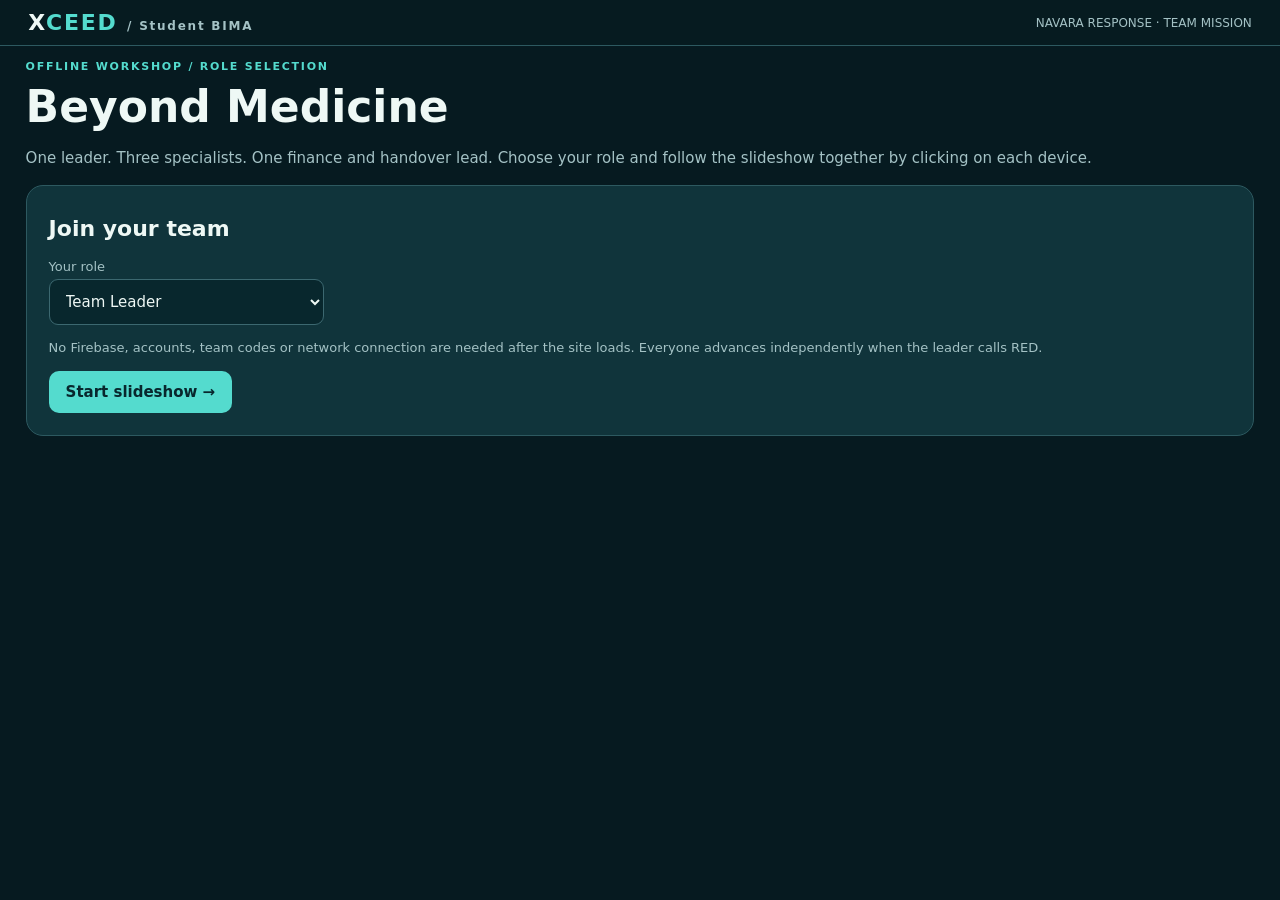
<file: index.html>
<!doctype html><html lang="en"><head><meta charset="utf-8"><meta name="viewport" content="width=device-width,initial-scale=1"><title>XCeed | Navara Response</title><style>
:root{--bg:#081f25;--panel:#10343b;--teal:#54dbce;--red:#ff6973;--orange:#f3a75e;--text:#eef8f5;--muted:#a4c2c5;--line:#2d5960}*{box-sizing:border-box}body{margin:0;background:radial-gradient(ellipse at 10% 0,#103940,#081f25 65%);color:var(--text);font:16px system-ui,-apple-system,Segoe UI,sans-serif;min-height:100vh}header{border-bottom:1px solid var(--line);padding:15px 24px;display:flex;align-items:center;justify-content:space-between;gap:12px}.brand{font-size:22px;font-weight:900;letter-spacing:.08em}.brand span{color:var(--teal)}.tag{color:var(--muted);font-size:12px}main{max-width:1180px;margin:auto;padding:24px 16px 70px}h1{font-size:clamp(27px,5vw,44px);margin:8px 0}h2{font-size:22px;margin:8px 0}h3{margin:4px 0 12px}p{line-height:1.55;color:var(--muted)}.eyebrow{color:var(--teal);font-size:11px;letter-spacing:.16em;font-weight:850;text-transform:uppercase}.card{background:var(--panel);border:1px solid var(--line);border-radius:17px;padding:22px;margin:14px 0}.grid{display:grid;grid-template-columns:repeat(auto-fit,minmax(250px,1fr));gap:12px}.choice{border:1px solid var(--line);border-radius:12px;padding:14px;cursor:pointer;background:#0c2b32;color:var(--text);text-align:left;font:inherit}.choice:hover,.choice.selected{border-color:var(--teal);background:#16434a}button{cursor:pointer;font:inherit}button:disabled{opacity:.45;cursor:not-allowed}.btn{background:var(--teal);color:#08272d;font-weight:800;border:0;border-radius:10px;padding:12px 17px}.btn.secondary{background:#173d45;color:var(--text);border:1px solid var(--line)}.btn.red{background:var(--red);color:#2b0e16}.btn.orange{background:var(--orange);color:#321b08}.btn.small{padding:8px 12px;font-size:14px}.row{display:flex;gap:10px;align-items:center;flex-wrap:wrap}.spread{justify-content:space-between}.muted{color:var(--muted)}.hidden{display:none!important}input,select{background:#08272d;border:1px solid #3c6870;color:var(--text);padding:12px;border-radius:9px;font:inherit;max-width:100%}label{display:block;color:var(--muted);font-size:13px;margin:10px 0 5px}.notice{border-left:4px solid var(--teal);background:#082a31;padding:13px 16px;border-radius:9px;margin:12px 0}.notice.warn{border-color:var(--orange)}.notice.danger{border-color:var(--red)}.slide{min-height:360px}.progress{font-size:13px;color:var(--muted);letter-spacing:.04em}.dots{display:flex;gap:7px;margin:16px 0}.dot{width:24px;height:6px;border-radius:9px;background:#325860}.dot.on{background:var(--teal)}.role-pill{display:inline-block;border:1px solid var(--line);border-radius:30px;padding:6px 12px;color:var(--teal);font-size:12px;font-weight:750}.puzzle{width:100%;height:clamp(620px,82vh,1080px);border:1px solid var(--line);border-radius:14px;background:#081f25}.report{background:#092a2d;border:1px solid var(--teal);border-radius:12px;padding:15px;white-space:pre-line}.status-chip{border:1px solid var(--line);padding:6px 9px;border-radius:8px;color:var(--muted);font-size:12px}.status-chip.ok{border-color:var(--teal);color:var(--teal)}.status-chip.ready{border-color:var(--red);color:var(--red)}.decision{display:grid;gap:10px}.footer{color:var(--muted);font-size:12px;margin-top:24px}.big-next{font-size:18px;padding:16px 24px;min-width:180px}.leader-panel{border:1px dashed #55737a;border-radius:12px;padding:15px}.help{font-size:13px}.active-role{border-color:var(--teal);box-shadow:inset 0 0 0 1px var(--teal)}textarea{width:100%;background:#08272d;color:var(--text);border:1px solid var(--line);border-radius:10px;padding:12px;font:inherit;line-height:1.5}.report p{color:var(--text)} @media(max-width:700px){header{padding:12px}main{padding:16px 10px}.card{padding:16px}.puzzle{height:700px}}

.story-hero,.outcome-hero,.intro-hero{background-size:cover;background-position:center;border:1px solid #3b737a;border-radius:15px;padding:28px;min-height:290px;margin-bottom:18px;display:flex;flex-direction:column;justify-content:center}.hero-copy{max-width:750px}.story-hero h2,.outcome-hero h2{font-size:clamp(24px,3vw,37px)}.story-text{font-size:17px;color:#edf5f3;line-height:1.65}.transmission{background:rgba(3,20,26,.85);border-left:3px solid var(--teal);padding:13px 18px;font-style:italic;line-height:1.55;margin:12px 0;max-width:680px}.deadline{display:inline-block;background:#682630;border:1px solid var(--red);padding:9px 13px;border-radius:8px;font-weight:800;font-size:13px;align-self:flex-start}.plan{border:1px solid #3b6770;background:#0a2930;border-radius:12px;padding:17px;margin:9px 0}.plan p{margin-bottom:0;color:#d7e9e7}.choice-heading{display:flex;justify-content:space-between;gap:14px;align-items:center}.choice-heading b{color:var(--teal);white-space:nowrap}.choice.detailed{display:block;width:100%;padding:19px}.choice-desc{display:block;color:#cfe1e2;line-height:1.6;margin-top:12px}.choice-action{display:block;color:var(--teal);font-size:12px;font-weight:800;letter-spacing:.07em;margin-top:13px}.outcome-hero{min-height:210px}.outcome-hero p{color:white}.timeline{border-left:3px solid var(--teal);margin:24px 0 24px 12px}.event{position:relative;padding:0 0 18px 22px}.event:before{content:'';position:absolute;left:-9px;top:3px;width:14px;height:14px;border-radius:50%;background:var(--teal)}.event-time{color:var(--teal);font-weight:800}.event p{color:#e2f0ef;margin:7px 0}.outcome-options{margin:15px 0}.intro-hero{min-height:370px}.intro-hero h2{font-size:clamp(30px,5vw,54px);max-width:560px}.intro-hero p{max-width:600px;color:white}@media(max-width:700px){.story-hero,.outcome-hero,.intro-hero{padding:18px;background-position:60% center}.story-text{font-size:15px}.choice-heading{align-items:flex-start}.outcome-options .btn{font-size:12px}}

/* XCeed immersive widescreen mission control */
body{background:#061a20;font-size:15px}header{padding:10px 2.2vw;background:#061b20}main{max-width:none;width:100%;padding:14px 2vw 26px}#app>.row:first-child h1{font-size:clamp(22px,2.1vw,35px);margin:2px 0}#app>.row:first-child{margin-bottom:3px}.dots{margin:7px 0 10px}.dot{height:4px;width:22px}.card.slide{padding:0;border:0;background:transparent;min-height:0;margin:0}.card#controls{padding:10px 15px;margin:10px 0 0;background:#0b2c33}.footer{margin-top:10px}.mission-layout{display:grid;grid-template-columns:minmax(360px,43%) minmax(0,1fr);gap:16px;align-items:start;min-height:calc(100vh - 215px)}.mission-visual{min-height:calc(100vh - 215px);position:sticky;top:12px}.mission-visual>.story-hero,.mission-visual>.outcome-hero{height:calc(100vh - 215px);min-height:520px;margin:0;background-size:cover;background-position:center center;border-radius:17px;padding:clamp(22px,3vw,46px);justify-content:flex-end;box-shadow:inset 0 -200px 140px -90px #03141b}.mission-visual .hero-copy{max-width:100%}.mission-visual .story-hero h2,.mission-visual .outcome-hero h2{font-size:clamp(30px,3.1vw,55px);line-height:1.04;text-shadow:0 2px 20px #03141b}.mission-visual .story-text{font-size:clamp(14px,1.06vw,18px);line-height:1.5;max-width:680px;color:#fff;text-shadow:0 1px 12px #03141b}.mission-visual .transmission{font-size:14px;background:rgba(2,19,25,.82);backdrop-filter:blur(7px);border-radius:8px}.mission-content{min-width:0;background:#0d3037;border:1px solid #28565c;border-radius:16px;padding:clamp(16px,1.5vw,28px);max-height:calc(100vh - 215px);min-height:520px;overflow-y:auto;scrollbar-color:#356d73 #0a282f}.mission-content h3{font-size:17px;margin:18px 0 9px}.mission-content>h3:first-child{margin-top:0}.mission-content p{font-size:14px;line-height:1.48;margin:7px 0}.mission-content .plan{margin:8px 0;padding:13px 15px}.mission-content .plan p{font-size:13px}.mission-content .choice.detailed{padding:13px}.mission-content .choice-desc{font-size:13px;margin-top:6px}.mission-content .notice{margin:9px 0;padding:11px 13px}.mission-content .report{padding:10px;font-size:12px}.mission-content input{padding:9px;width:140px}.mission-content .grid{grid-template-columns:repeat(3,minmax(0,1fr));gap:7px}.mission-content .grid .notice{margin:0;padding:10px}.mission-content .grid .row{gap:5px}.mission-content .grid .btn.small{font-size:12px;padding:8px}.mission-content .grid strong{font-size:12px}.mission-content .timeline{margin-top:16px}.mission-content .event{padding-bottom:10px}.mission-content .event p{font-size:15px}.mission-content .outcome-options{gap:7px}.mission-content .outcome-options .btn{font-size:12px}.mission-visual .outcome-hero p{font-size:18px}.mission-content .notice.danger{background:#421e29;border:1px solid #f26c77}.mission-content .choice.selected{box-shadow:inset 0 0 0 2px var(--teal)}.intro-hero{min-height:calc(100vh - 290px);background-position:center 35%}.puzzle{height:calc(100vh - 310px);min-height:620px}.specialist-layout .mission-visual{min-height:400px}.specialist-layout .mission-visual>.story-hero{height:calc(100vh - 215px)}.specialist-layout .mission-content{padding:12px}.specialist-layout .puzzle{height:calc(100vh - 280px);min-height:620px}
@media(max-width:1050px){.mission-layout{grid-template-columns:40% minmax(0,1fr)}.mission-content .grid{grid-template-columns:1fr}.mission-content .grid .notice{padding:9px}.mission-content .grid .row{flex-wrap:nowrap}.mission-visual .story-text{font-size:14px}}
@media(max-width:760px){main{padding:10px}.mission-layout{display:block}.mission-visual{position:static;min-height:0}.mission-visual>.story-hero,.mission-visual>.outcome-hero{height:auto;min-height:400px}.mission-content{max-height:none;min-height:0;overflow:visible;margin-top:10px}.mission-content .grid{grid-template-columns:1fr}.mission-content .grid .row{flex-wrap:wrap}.specialist-layout .mission-visual>.story-hero{height:auto;min-height:350px}.specialist-layout .puzzle{height:720px}.card#controls .row.spread{align-items:stretch}.big-next{min-width:0}}
 .emergency-tools{margin-top:22px;padding:16px;border:1px dashed #6b7b7c;border-radius:12px;background:#0b242a}.ledger-row{display:flex;justify-content:space-between;gap:14px;align-items:center;border-bottom:1px solid #31555a;padding:12px 2px}.ledger-row.balance{font-size:20px;color:#51d8cc;font-weight:800}.ledger-row select{background:#092b31;color:#eef7f5;border:1px solid #40777d;border-radius:8px;padding:9px;max-width:60%}.emergency-tools .help{color:#b8cbcc} 
/* Pre-crisis dossier: full-screen and independent of the nine-slide counter */
#story-overlay{position:fixed;inset:0;z-index:9999;background:#031318;overflow-y:auto;padding:clamp(12px,2vw,36px);display:flex;align-items:center;justify-content:center}
.backstory{width:min(1500px,100%);min-height:min(780px,95vh);display:grid;grid-template-columns:46% 54%;border:1px solid #3b737a;border-radius:20px;overflow:hidden;background:#0b3038;box-shadow:0 30px 100px #000b}
.backstory-art{background:linear-gradient(0deg,rgba(2,17,23,.94),rgba(2,17,23,.05) 85%),url('assets/mission.jpg') center/cover;display:flex;flex-direction:column;justify-content:flex-end;padding:clamp(24px,4vw,64px)}
.backstory-art h2{font-size:clamp(38px,4vw,76px);line-height:1.04;margin:18px 0}.backstory-art p{font-size:20px;color:#f2fbfa}.backstory-copy{padding:clamp(20px,3vw,50px);align-self:center}.backstory-copy p{font-size:clamp(14px,1vw,17px);line-height:1.65;color:#dceceb;margin:14px 0}.backstory-copy .notice p{margin:5px 0}.backstory-copy button{margin-top:18px;font-size:17px}
@media(max-width:850px){.backstory{grid-template-columns:1fr}.backstory-art{min-height:260px}.backstory-art h2{font-size:38px}.backstory-copy{padding:22px}}
</style></head><body><header><div class="brand">X<span>CEED</span> <small style="font-size:12px;color:var(--muted)">/ Student BIMA</small></div><div class="tag">NAVARA RESPONSE · TEAM MISSION</div></header><main>
<div id="setup" autocomplete="off"><div class="eyebrow">Offline workshop / role selection</div><h1>Beyond Medicine</h1><p>One leader. Three specialists. One finance and handover lead. Choose your role and follow the slideshow together by clicking on each device.</p><div class="card"><h2>Join your team</h2><div class="grid"><div><label for="role">Your role</label><select id="role" autocomplete="off"><option value="leader">Team Leader</option><option value="medical">Medical Specialist</option><option value="legal">Legal Specialist</option><option value="operations">Operations Specialist</option><option value="finance">Finance & Handover Specialist</option></select></div></div><p class="help">No Firebase, accounts, team codes or network connection are needed after the site loads. Everyone advances independently when the leader calls RED.</p><button id="join" class="btn">Start slideshow →</button><div id="setup-error" class="notice danger hidden"></div></div></div>
<div id="app" class="hidden"><div class="row spread"><div><div class="eyebrow">XCeed / Navara</div><h1 id="slide-title">Mission briefing</h1></div><div class="role-pill" id="role-pill"></div></div><div class="row spread"><div class="progress" id="progress"></div><div class="row"><span class="status-chip" id="connection">Manual mode</span><span class="status-chip" id="team-label"></span></div></div><div class="dots" id="dots"></div><section class="card slide" id="slide-body"></section><div class="card" id="controls"><div class="row spread"><button class="btn secondary" id="back">← Back</button><div class="row"><span id="arrow-explain" class="help muted"></span><button class="btn orange" id="preview-next">ORANGE → Leader preview</button><button class="btn big-next" id="next">Next →</button></div></div><div id="ack-panel" class="notice hidden"></div></div><div class="footer">Fictional training exercise · Team members discuss evidence verbally · Only the leader submits final interventions · No hints · No automatic cross-device data sharing</div></div>
</main><script src="app.js"></script></body></html>
</file>
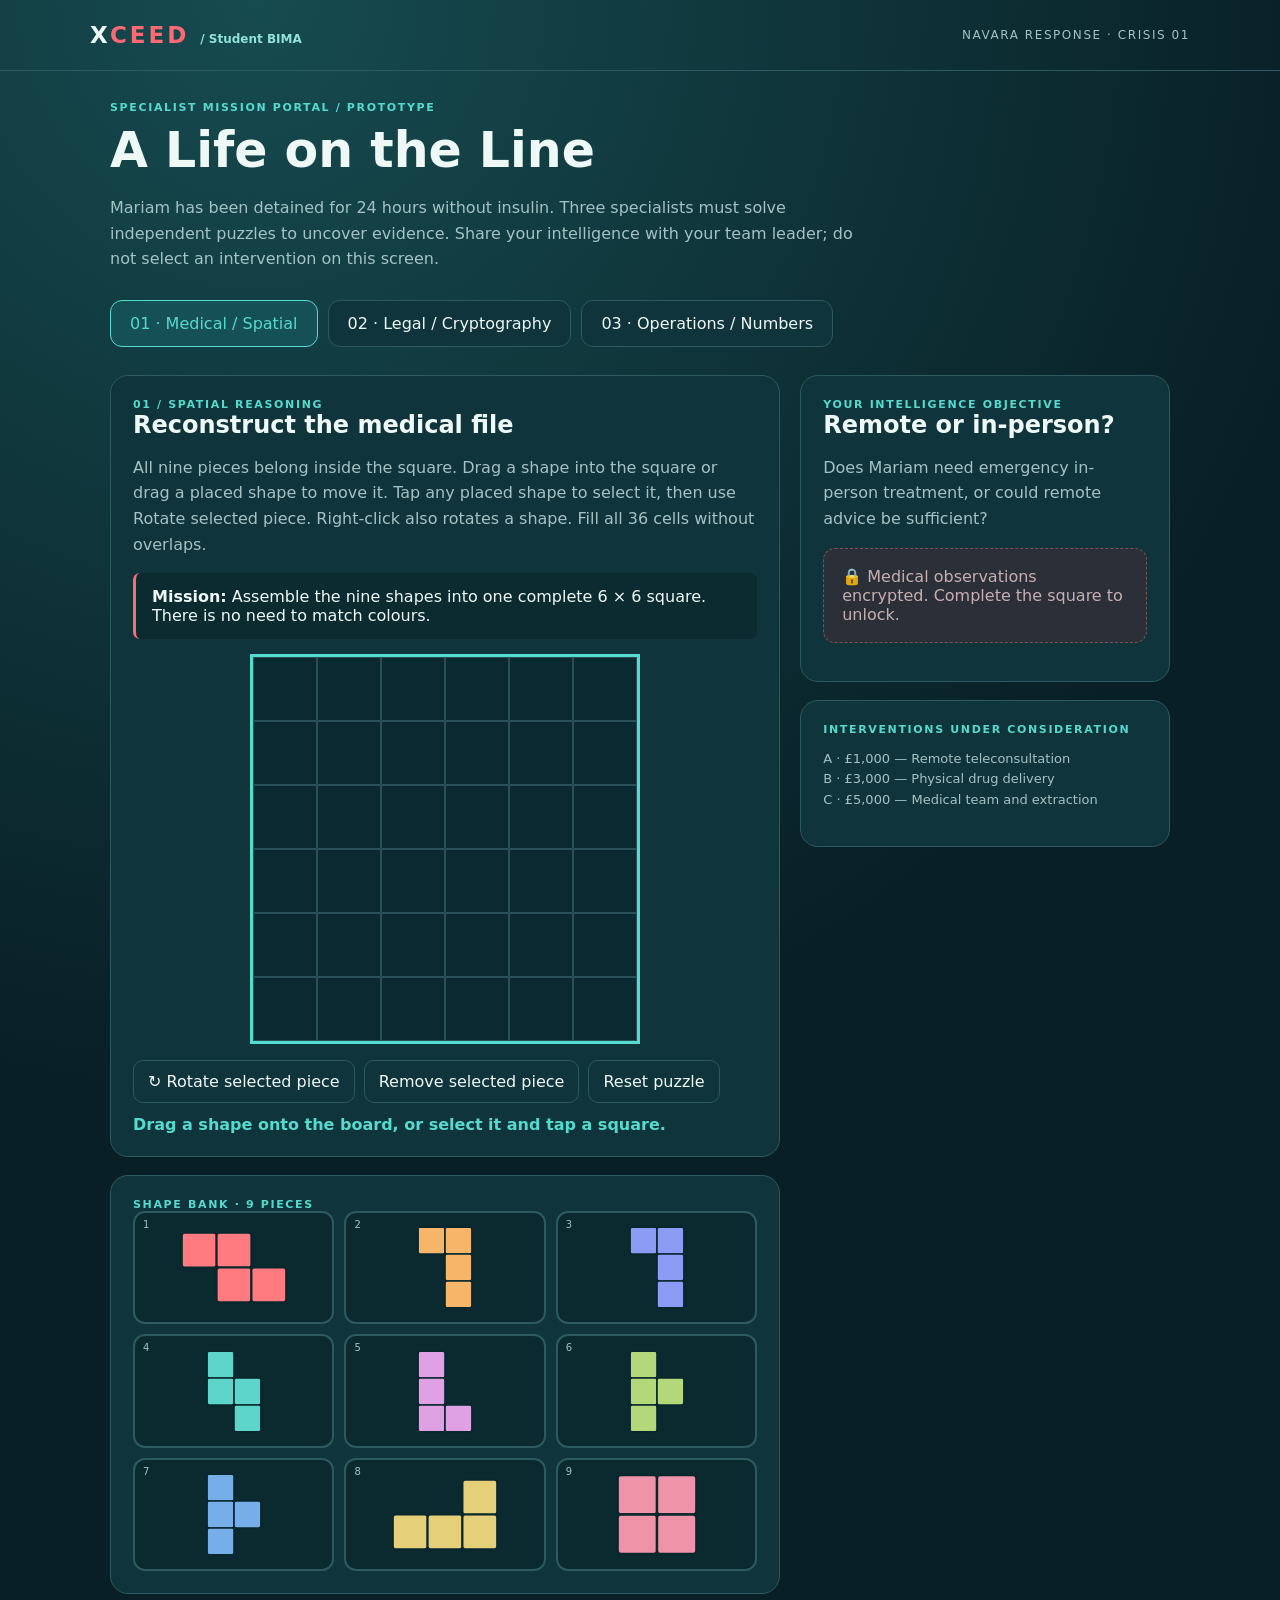
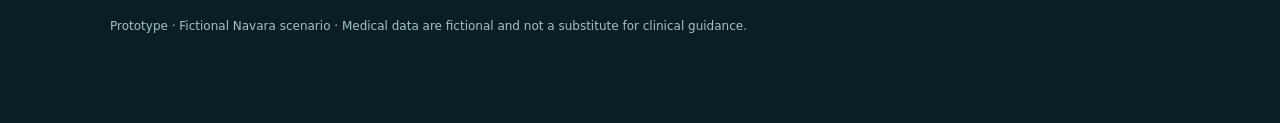
<file: crisis1.html>
<!DOCTYPE html>
<html lang="en"><head><meta charset="utf-8"/><meta content="width=device-width,initial-scale=1" name="viewport"/><title>XCeed | Crisis 01 — Specialist Puzzles</title><style>
:root{--bg:#081f25;--panel:#10343b;--panel2:#16444b;--teal:#54dbce;--red:#ff6973;--cream:#eef8f5;--muted:#a4c2c5;--line:#2d5960}*{box-sizing:border-box}body{margin:0;background:radial-gradient(circle at 20% 0%,#164b50,var(--bg) 55%);color:var(--cream);font-family:Inter,ui-sans-serif,system-ui,-apple-system,Segoe UI,sans-serif;min-height:100vh}header{padding:22px max(20px,calc((100vw - 1100px)/2));display:flex;align-items:center;justify-content:space-between;border-bottom:1px solid var(--line)}.brand{font-weight:900;letter-spacing:.13em;font-size:23px}.brand span{color:var(--red)}.tag{color:var(--muted);font-size:12px;letter-spacing:.13em}main{max-width:1100px;margin:auto;padding:30px 20px 90px}h1{font-size:clamp(29px,5vw,49px);margin:8px 0}h2{font-size:24px;margin:0 0 10px}p{color:var(--muted);line-height:1.6}.intro{max-width:760px}.tabs{display:flex;gap:10px;flex-wrap:wrap;margin:28px 0}.tab,button{font:inherit;cursor:pointer}.tab{border:1px solid var(--line);color:var(--cream);background:var(--panel);padding:13px 19px;border-radius:12px}.tab.active{border-color:var(--teal);color:var(--teal);background:#155057}.section{display:none}.section.active{display:block}.layout{display:grid;grid-template-columns:minmax(0,1.45fr) minmax(290px,.8fr);gap:20px}.card{background:var(--panel);border:1px solid var(--line);border-radius:18px;padding:22px}.card+.card{margin-top:18px}.eyebrow{color:var(--teal);font-size:11px;font-weight:800;letter-spacing:.15em;text-transform:uppercase}.prompt{background:#0b2b31;padding:14px 16px;border-left:3px solid var(--red);border-radius:7px;color:var(--cream)}button.primary{background:var(--teal);color:#082a2b;border:0;padding:12px 17px;border-radius:10px;font-weight:800}button.secondary{background:transparent;color:var(--cream);border:1px solid var(--line);padding:11px 14px;border-radius:10px}button:hover{filter:brightness(1.12)}button:focus-visible,input:focus-visible{outline:2px solid var(--teal);outline-offset:3px}.actions{display:flex;flex-wrap:wrap;gap:9px;margin-top:16px}.hint{margin-top:12px;padding:12px;background:#24434a;border-radius:9px;color:#e9f8f5}.locked{color:#c7aeb0;border:1px dashed #7a5358;border-radius:12px;padding:18px;background:#2b3038}.unlocked{border:1px solid #4bd5aa;background:#143d39;border-radius:12px;padding:18px}.unlocked strong{color:#8af5c9}.code{font-size:24px;font-weight:900;letter-spacing:.16em;color:var(--teal);margin-top:10px}.small{font-size:13px}.board{display:grid;grid-template-columns:repeat(6,1fr);width:min(100%,390px);aspect-ratio:1;border:3px solid var(--teal);margin:15px auto;background:#0a2930;touch-action:manipulation}.cell{border:1px solid #295058;display:flex;align-items:center;justify-content:center;cursor:crosshair}.cell.filled{border-color:#183a42}.tray{display:grid;grid-template-columns:repeat(3,minmax(0,1fr));gap:10px}.piece{border:2px solid var(--line);border-radius:12px;background:#0b2a30;min-height:110px;display:flex;align-items:center;justify-content:center;padding:8px;cursor:pointer;position:relative}.piece.selected{border-color:var(--teal);box-shadow:0 0 0 2px #54dbce33}.piece.placed{opacity:.28}.piece svg{max-width:100%;height:85px}.piece-label{position:absolute;top:6px;left:8px;font-size:10px;color:var(--muted)}.cipher{background:#092b30;border:1px solid var(--line);padding:18px;border-radius:12px;line-height:2.7;word-break:break-word;font-size:20px;letter-spacing:3px}.glyph{display:inline-block;min-width:22px;text-align:center}.glyph small{display:block;font-size:10px;color:var(--teal);line-height:1;letter-spacing:0}.keygrid{display:grid;grid-template-columns:repeat(auto-fill,minmax(68px,1fr));gap:8px;margin-top:16px}.keyitem{background:#0b2a30;border:1px solid var(--line);padding:8px;text-align:center;border-radius:8px}.keyitem b{display:block;font-size:21px;margin-bottom:6px}.keyitem input{width:100%;border:1px solid var(--line);border-radius:6px;background:#16424a;color:white;text-align:center;font-size:17px;padding:7px 2px;text-transform:uppercase}.sequence{display:flex;flex-wrap:wrap;align-items:center;justify-content:center;gap:10px;margin:25px 0}.num{font-size:clamp(18px,3vw,31px);font-weight:800;background:#0b2c33;border:1px solid var(--line);border-radius:11px;padding:13px}.num.missing{border:2px dashed var(--red);color:var(--red)}.numberinput{width:180px;max-width:100%;background:#092a30;color:white;border:1px solid var(--teal);padding:12px;font-size:22px;border-radius:10px}.status{margin-top:12px;color:var(--teal);font-weight:700}.foot{margin-top:25px;font-size:12px;color:var(--muted)}@media(max-width:760px){.layout{grid-template-columns:1fr}.card{padding:16px}.tag{display:none}.tray{grid-template-columns:repeat(3,minmax(0,1fr))}.piece{min-height:92px}}
.board{background-image:linear-gradient(to right,#295058 1px,transparent 1px),linear-gradient(to bottom,#295058 1px,transparent 1px);background-size:16.6667% 16.6667%}.piece svg{display:block;min-width:70px;width:110px;max-width:100%;height:85px}.tray{min-height:360px}.piece{touch-action:manipulation}
/* v2: pointer-friendly puzzle, printed-letter cryptogram, key feedback */
.board{touch-action:none;position:relative;user-select:none}.cell{min-width:0;min-height:0}.piece{touch-action:none;user-select:none;cursor:grab}.piece:active{cursor:grabbing}.piece.hinted{border-color:#ffd275}.cell.hint-cell{box-shadow:inset 0 0 0 3px #ffd275}.dragghost{position:fixed;z-index:999;pointer-events:none;opacity:.88;width:108px;height:108px;display:flex;align-items:center;justify-content:center;filter:drop-shadow(0 9px 12px #0008)}.dragghost svg{width:100%;height:100%}.cell.selected-cell{box-shadow:inset 0 0 0 3px #fff, inset 0 0 0 6px #ff6973;filter:brightness(1.2)}.board .cell{touch-action:none}.codeentry{display:flex;gap:9px;flex-wrap:wrap;margin-top:12px}.codeentry input{background:#123c42;color:white;border:1px solid var(--teal);border-radius:8px;padding:12px;text-transform:uppercase;font:inherit;flex:1;min-width:150px}.letter-signoff{margin-top:30px}.letter{background:#f6f0df;color:#202b32;padding:clamp(17px,3vw,36px);border-radius:5px;box-shadow:0 8px 22px #0005;font-family:Georgia,serif;line-height:2.05;min-height:400px}.letter-date{text-align:right;margin-bottom:24px}.letter-salutation{margin-bottom:25px}.letter-body{margin-bottom:28px}.letter-signoff{text-align:left}.letter .glyph{min-width:20px;font-size:22px;letter-spacing:0;line-height:1.3;vertical-align:middle;margin-right:1px}.letter .glyph small{font:700 12px system-ui;line-height:1.3;min-height:16px;color:#62717a}.letter .glyph.correct{color:#167c4e;background:#d6f5df;border-radius:3px}.letter .glyph.correct small{color:#167c4e}.letter .glyph.wrong{color:#b6243b;background:#ffe0e4;border-radius:3px}.letter .glyph.wrong small{color:#b6243b}.keyitem.correct{border-color:#2bcb8b;background:#123f38}.keyitem.wrong{border-color:#ff6b7b;background:#4a2633}.keyitem.hinted{box-shadow:0 0 0 2px #ffd275}.letter .word{display:inline-block;white-space:nowrap;margin-right:9px}.letter .punct{font-size:19px}.numberinput{width:140px}@media(max-width:600px){.letter .glyph{font-size:18px;min-width:16px}.letter{padding:16px}.letter .word{margin-right:6px}}
</style></head><body><header><div class="brand">X<span>CEED</span> <span style="color:#8fe3d8;font-size:12px;letter-spacing:0">/ Student BIMA</span></div><div class="tag">NAVARA RESPONSE · CRISIS 01</div></header><main><div class="eyebrow">Specialist mission portal / prototype</div><h1>A Life on the Line</h1><p class="intro">Mariam has been detained for 24 hours without insulin. Three specialists must solve independent puzzles to uncover evidence. Share your intelligence with your team leader; do not select an intervention on this screen.</p><nav aria-label="Specialist roles" class="tabs"><button class="tab active" data-tab="medic">01 · Medical / Spatial</button><button class="tab" data-tab="legal">02 · Legal / Cryptography</button><button class="tab" data-tab="ops">03 · Operations / Numbers</button></nav>
<section class="section active" id="medic"><div class="layout"><div><div class="card"><div class="eyebrow">01 / Spatial reasoning</div><h2>Reconstruct the medical file</h2><p>All nine pieces belong inside the square. Drag a shape into the square or drag a placed shape to move it. Tap any placed shape to select it, then use Rotate selected piece. Right-click also rotates a shape. Fill all 36 cells without overlaps.</p><div class="prompt"><strong>Mission:</strong> Assemble the nine shapes into one complete 6 × 6 square. There is no need to match colours.</div><div aria-label="Six by six square assembly board" class="board" id="board"><div class="cell"></div><div class="cell"></div><div class="cell"></div><div class="cell"></div><div class="cell"></div><div class="cell"></div><div class="cell"></div><div class="cell"></div><div class="cell"></div><div class="cell"></div><div class="cell"></div><div class="cell"></div><div class="cell"></div><div class="cell"></div><div class="cell"></div><div class="cell"></div><div class="cell"></div><div class="cell"></div><div class="cell"></div><div class="cell"></div><div class="cell"></div><div class="cell"></div><div class="cell"></div><div class="cell"></div><div class="cell"></div><div class="cell"></div><div class="cell"></div><div class="cell"></div><div class="cell"></div><div class="cell"></div><div class="cell"></div><div class="cell"></div><div class="cell"></div><div class="cell"></div><div class="cell"></div><div class="cell"></div></div><div class="actions"><button class="secondary" id="rotate">↻ Rotate selected piece</button><button class="secondary" id="remove">Remove selected piece</button><button class="secondary" id="resetboard">Reset puzzle</button></div><div aria-live="polite" class="status" id="boardstatus">Select a shape below to begin.</div></div><div class="card"><div class="eyebrow">Shape bank · 9 pieces</div><div class="tray" id="tray"><button aria-label="Shape 1" class="piece" type="button"><span class="piece-label">1</span><svg height="85" viewbox="-2 -2 79 54" width="110"><rect fill="#ff7b7f" height="25" rx="2" stroke="#08272d" stroke-width="1.5" width="25" x="0" y="0"></rect><rect fill="#ff7b7f" height="25" rx="2" stroke="#08272d" stroke-width="1.5" width="25" x="25" y="0"></rect><rect fill="#ff7b7f" height="25" rx="2" stroke="#08272d" stroke-width="1.5" width="25" x="25" y="25"></rect><rect fill="#ff7b7f" height="25" rx="2" stroke="#08272d" stroke-width="1.5" width="25" x="50" y="25"></rect></svg></button><button aria-label="Shape 2" class="piece" type="button"><span class="piece-label">2</span><svg height="85" viewbox="-2 -2 54 79" width="110"><rect fill="#f6b568" height="25" rx="2" stroke="#08272d" stroke-width="1.5" width="25" x="0" y="0"></rect><rect fill="#f6b568" height="25" rx="2" stroke="#08272d" stroke-width="1.5" width="25" x="25" y="0"></rect><rect fill="#f6b568" height="25" rx="2" stroke="#08272d" stroke-width="1.5" width="25" x="25" y="25"></rect><rect fill="#f6b568" height="25" rx="2" stroke="#08272d" stroke-width="1.5" width="25" x="25" y="50"></rect></svg></button><button aria-label="Shape 3" class="piece" type="button"><span class="piece-label">3</span><svg height="85" viewbox="-2 -2 54 79" width="110"><rect fill="#8c9cf5" height="25" rx="2" stroke="#08272d" stroke-width="1.5" width="25" x="0" y="0"></rect><rect fill="#8c9cf5" height="25" rx="2" stroke="#08272d" stroke-width="1.5" width="25" x="25" y="0"></rect><rect fill="#8c9cf5" height="25" rx="2" stroke="#08272d" stroke-width="1.5" width="25" x="25" y="25"></rect><rect fill="#8c9cf5" height="25" rx="2" stroke="#08272d" stroke-width="1.5" width="25" x="25" y="50"></rect></svg></button><button aria-label="Shape 4" class="piece" type="button"><span class="piece-label">4</span><svg height="85" viewbox="-2 -2 54 79" width="110"><rect fill="#5dd5ca" height="25" rx="2" stroke="#08272d" stroke-width="1.5" width="25" x="0" y="0"></rect><rect fill="#5dd5ca" height="25" rx="2" stroke="#08272d" stroke-width="1.5" width="25" x="0" y="25"></rect><rect fill="#5dd5ca" height="25" rx="2" stroke="#08272d" stroke-width="1.5" width="25" x="25" y="25"></rect><rect fill="#5dd5ca" height="25" rx="2" stroke="#08272d" stroke-width="1.5" width="25" x="25" y="50"></rect></svg></button><button aria-label="Shape 5" class="piece" type="button"><span class="piece-label">5</span><svg height="85" viewbox="-2 -2 54 79" width="110"><rect fill="#e0a1e4" height="25" rx="2" stroke="#08272d" stroke-width="1.5" width="25" x="0" y="0"></rect><rect fill="#e0a1e4" height="25" rx="2" stroke="#08272d" stroke-width="1.5" width="25" x="0" y="25"></rect><rect fill="#e0a1e4" height="25" rx="2" stroke="#08272d" stroke-width="1.5" width="25" x="0" y="50"></rect><rect fill="#e0a1e4" height="25" rx="2" stroke="#08272d" stroke-width="1.5" width="25" x="25" y="50"></rect></svg></button><button aria-label="Shape 6" class="piece" type="button"><span class="piece-label">6</span><svg height="85" viewbox="-2 -2 54 79" width="110"><rect fill="#b2d879" height="25" rx="2" stroke="#08272d" stroke-width="1.5" width="25" x="0" y="0"></rect><rect fill="#b2d879" height="25" rx="2" stroke="#08272d" stroke-width="1.5" width="25" x="0" y="25"></rect><rect fill="#b2d879" height="25" rx="2" stroke="#08272d" stroke-width="1.5" width="25" x="0" y="50"></rect><rect fill="#b2d879" height="25" rx="2" stroke="#08272d" stroke-width="1.5" width="25" x="25" y="25"></rect></svg></button><button aria-label="Shape 7" class="piece" type="button"><span class="piece-label">7</span><svg height="85" viewbox="-2 -2 54 79" width="110"><rect fill="#75aee8" height="25" rx="2" stroke="#08272d" stroke-width="1.5" width="25" x="0" y="0"></rect><rect fill="#75aee8" height="25" rx="2" stroke="#08272d" stroke-width="1.5" width="25" x="0" y="25"></rect><rect fill="#75aee8" height="25" rx="2" stroke="#08272d" stroke-width="1.5" width="25" x="0" y="50"></rect><rect fill="#75aee8" height="25" rx="2" stroke="#08272d" stroke-width="1.5" width="25" x="25" y="25"></rect></svg></button><button aria-label="Shape 8" class="piece" type="button"><span class="piece-label">8</span><svg height="85" viewbox="-2 -2 79 54" width="110"><rect fill="#e5cf79" height="25" rx="2" stroke="#08272d" stroke-width="1.5" width="25" x="0" y="25"></rect><rect fill="#e5cf79" height="25" rx="2" stroke="#08272d" stroke-width="1.5" width="25" x="25" y="25"></rect><rect fill="#e5cf79" height="25" rx="2" stroke="#08272d" stroke-width="1.5" width="25" x="50" y="0"></rect><rect fill="#e5cf79" height="25" rx="2" stroke="#08272d" stroke-width="1.5" width="25" x="50" y="25"></rect></svg></button><button aria-label="Shape 9" class="piece" type="button"><span class="piece-label">9</span><svg height="85" viewbox="-2 -2 54 54" width="110"><rect fill="#ef93a8" height="25" rx="2" stroke="#08272d" stroke-width="1.5" width="25" x="0" y="0"></rect><rect fill="#ef93a8" height="25" rx="2" stroke="#08272d" stroke-width="1.5" width="25" x="0" y="25"></rect><rect fill="#ef93a8" height="25" rx="2" stroke="#08272d" stroke-width="1.5" width="25" x="25" y="0"></rect><rect fill="#ef93a8" height="25" rx="2" stroke="#08272d" stroke-width="1.5" width="25" x="25" y="25"></rect></svg></button></div></div></div><aside><div class="card"><div class="eyebrow">Your intelligence objective</div><h2>Remote or in-person?</h2><p>Does Mariam need emergency in-person treatment, or could remote advice be sufficient?</p><div class="locked" id="medicreport">🔒 Medical observations encrypted. Complete the square to unlock.</div><div class="actions"></div><div class="hint" hidden="" id="medhinttext" style="display:none!important"></div></div><div class="card"><div class="eyebrow">Interventions under consideration</div><p class="small">A · £1,000 — Remote teleconsultation<br/>B · £3,000 — Physical drug delivery<br/>C · £5,000 — Medical team and extraction</p></div></aside></div></section>
<section class="section" id="legal"><div class="layout"><div><div class="card"><div class="eyebrow">02 / Language cryptography</div><h2>The intercepted letter</h2><p>A letter was intercepted between Navara intelligence officers. Its alphabet uses unfamiliar symbols. Each symbol consistently represents one English letter.</p><div class="prompt">The letter was sent on Saturday 12 August. The recipient is Navara Intel and the sender is Navara Operations. Use these known phrases to break the symbol substitution, then find the hidden CODEWORD in the letter.</div><article aria-label="Encrypted letter" class="letter"><div class="letter-date" id="cipherdate"></div><div class="letter-salutation" id="ciphersalutation"></div><div class="letter-body" id="cipherbody"></div><div class="letter-signoff" id="ciphersignoff"></div></article><div class="eyebrow" style="margin-top:22px">Your substitution key</div><p class="small">Assign a letter to each symbol. Correct assignments turn green; incorrect ones turn red. The letter decodes live. Decode enough of the letter to find the hidden CODEWORD, then enter it below. You do not need to solve every symbol.</p><div class="keygrid" id="keygrid"></div><div class="codeentry"><input aria-label="Hidden codeword" id="legalcode" placeholder="Enter hidden codeword"/><button class="primary" id="legalunlock">Unlock intelligence</button></div><div class="actions"><button class="secondary" id="legalreset">Clear key</button></div><div class="hint" hidden="" id="legalhinttext" style="display:none!important"></div><div aria-live="polite" class="status" id="legalstatus"></div></div></div><aside><div class="card"><div class="eyebrow">Your intelligence objective</div><h2>Protect or disclose?</h2><p>What consequences would the medical extraction agreement have for Mariam and her family?</p><div class="locked" id="legalreport">🔒 Intercepted intelligence encrypted. Decode the letter to unlock.</div></div></aside></div></section>
<section class="section" id="ops"><div class="layout"><div><div class="card"><div class="eyebrow">03 / Numerical reasoning</div><h2>The surveillance sequence</h2><p>An intercepted operations log has two missing access numbers. Identify the underlying pattern across the entire sequence. Both numbers are needed to unlock the intelligence.</p><div aria-label="Number sequence" class="sequence"><span class="num">3</span><span class="num">8</span><span class="num">18</span><span class="num">35</span><span class="num">61</span><span class="num">98</span><span class="num">148</span><span class="num missing">?</span><span class="num missing">?</span></div><label class="eyebrow" for="numanswer">The next two numbers</label><div class="actions"><input class="numberinput" id="numanswer" inputmode="numeric" placeholder="8th term" type="number"/><input class="numberinput" id="numanswer2" inputmode="numeric" placeholder="9th term" type="number"/><button class="primary" id="numsubmit">Unlock report</button></div><div aria-live="polite" class="status" id="opsstatus"></div><div class="actions"></div><div class="hint" hidden="" id="opshinttext" style="display:none!important"></div></div></div><aside><div class="card"><div class="eyebrow">Your intelligence objective</div><h2>Reveal the location?</h2><p>How much danger would revealing Mariam's location create for the nurse who secretly contacted your team?</p><div class="locked" id="opsreport">🔒 Operational intelligence encrypted. Solve the sequence to unlock.</div></div></aside></div></section><div class="foot">Prototype · Fictional Navara scenario · Medical data are fictional and not a substitute for clinical guidance.</div></main>
<script>
const $=id=>document.getElementById(id);document.querySelectorAll('.tab').forEach(b=>b.addEventListener('click',()=>{document.querySelectorAll('.tab').forEach(x=>x.classList.toggle('active',x===b));document.querySelectorAll('.section').forEach(x=>x.classList.toggle('active',x.id===b.dataset.tab))}));
const initial=[[[0,0],[1,0],[1,1],[2,1]],[[0,0],[1,0],[1,1],[1,2]],[[0,0],[1,0],[1,1],[1,2]],[[0,0],[0,1],[1,1],[1,2]],[[0,0],[0,1],[0,2],[1,2]],[[0,0],[0,1],[0,2],[1,1]],[[0,0],[0,1],[0,2],[1,1]],[[0,1],[1,1],[2,0],[2,1]],[[0,0],[0,1],[1,0],[1,1]]];
const colors=['#ff7b7f','#f6b568','#8c9cf5','#5dd5ca','#e0a1e4','#b2d879','#75aee8','#e5cf79','#ef93a8'];
const solution=[{x:0,y:0,rot:0},{x:2,y:0,rot:0},{x:4,y:0,rot:0},{x:0,y:1,rot:0},{x:4,y:1,rot:0},{x:2,y:2,rot:0},{x:0,y:3,rot:0},{x:1,y:4,rot:0},{x:4,y:4,rot:0}];
let pieces=[],selected=null,shapeHint=null,drag=null,suppressClick=false;
function normalize(c){let mx=Math.min(...c.map(p=>p[0])),my=Math.min(...c.map(p=>p[1]));return c.map(([x,y])=>[x-mx,y-my])}
function reset(){pieces=initial.map((c,i)=>({cells:normalize(c),pos:null,color:colors[i],rot:0}));selected=null;shapeHint=null;render();$('medicreport').className='locked';$('medicreport').textContent='🔒 Medical observations encrypted. Complete the square to unlock.';$('boardstatus').textContent='Drag a shape onto the board, or select it and tap a square.';$('medhinttext').hidden=true}
function shapeSVG(p){let w=Math.max(...p.cells.map(c=>c[0]))+1,h=Math.max(...p.cells.map(c=>c[1]))+1;return `<svg viewBox="-2 -2 ${w*25+4} ${h*25+4}" aria-hidden="true">${p.cells.map(([x,y])=>`<rect x="${x*25}" y="${y*25}" width="25" height="25" rx="2" fill="${p.color}" stroke="#08272d" stroke-width="1.5"/>`).join('')}</svg>`}
function grid(){let g=Array.from({length:6},()=>Array(6).fill(null));pieces.forEach((p,i)=>{if(!p.pos)return;p.cells.forEach(([x,y])=>{g[y+p.pos[1]][x+p.pos[0]]=i})});return g}
function cellFromPointer(ev){const r=$('board').getBoundingClientRect(),size=r.width/6;return [Math.floor((ev.clientX-r.left)/size),Math.floor((ev.clientY-r.top)/size)]}
function render(){let g=grid();$('board').innerHTML='';for(let y=0;y<6;y++)for(let x=0;x<6;x++){let d=document.createElement('div'),owner=g[y][x];d.className='cell'+(owner!==null?' filled':'')+(owner!==null&&owner===selected?' selected-cell':'');if(owner!==null)d.style.background=colors[owner];if(shapeHint){let sol=solution[shapeHint.i];let c=pieces[shapeHint.i].cells;if(c.some(([a,b])=>a+sol.x===x&&b+sol.y===y))d.classList.add('hint-cell')}d.title=owner===null?`Row ${y+1}, column ${x+1}`:`Shape ${owner+1} — tap to select, drag to move`;d.addEventListener('click',()=>{if(suppressClick)return;if(owner!==null){selected=owner;render();$('boardstatus').textContent=`Shape ${owner+1} selected. Click Rotate selected piece or drag it.`}else if(selected!==null)place(x,y)});$('board').append(d)}$('tray').innerHTML='';pieces.forEach((p,i)=>{let b=document.createElement('button');b.type='button';b.className='piece'+(selected===i?' selected':'')+(p.pos?' placed':'')+(shapeHint&&shapeHint.i===i?' hinted':'');b.innerHTML=`<span class="piece-label">${i+1}</span>${shapeSVG(p)}`;b.title=`Drag shape ${i+1}; right-click to rotate`;b.addEventListener('click',()=>{if(suppressClick)return;selected=i;render()});b.addEventListener('contextmenu',e=>{e.preventDefault();rotatePiece(i)});b.addEventListener('pointerdown',e=>beginDrag(e,i,false));$('tray').append(b)})}
function rotatePiece(i){let p=pieces[i],oldCells=p.cells,oldPos=p.pos;let rotated=normalize(p.cells.map(([x,y])=>[-y,x]));p.cells=rotated;p.rot=(p.rot+1)%4;if(oldPos){let g=grid();p.pos=null;g=grid();if(rotated.some(([x,y])=>x+oldPos[0]>=6||y+oldPos[1]>=6||g[y+oldPos[1]][x+oldPos[0]]!==null)){p.pos=null;$('boardstatus').textContent=`Shape ${i+1} rotated and returned to the tray: no room in its previous position.`}else p.pos=oldPos}selected=i;render();if(p.pos)$('boardstatus').textContent=`Rotated shape ${i+1} in place.`}
function place(x,y,i=selected){if(i===null)return false;let p=pieces[i],old=p.pos;p.pos=null;let g=grid();let cells=p.cells.map(([a,b])=>[a+x,b+y]);if(cells.some(([a,b])=>a<0||b<0||a>=6||b>=6||g[b][a]!==null)){p.pos=old;render();$('boardstatus').textContent='Placement blocked: overlap or outside the square.';return false}p.pos=[x,y];selected=i;render();let count=pieces.filter(p=>p.pos).length;$('boardstatus').textContent=`${count} / 9 pieces placed. Tap a piece on the square to select and rotate it.`;if(count===9){$('boardstatus').textContent='Square complete — intelligence unlocked!';$('medicreport').className='unlocked';$('medicreport').innerHTML='<strong>MEDICAL OBSERVATIONS</strong><p>Blood glucose: 22.4 mmol/L<br>Blood ketones: 5.8 mmol/L<br>Venous pH: 7.10<br>Deep breathing, vomiting and confusion.</p><p>These findings strongly indicate severe diabetic ketoacidosis. Remote advice or insulin delivery alone cannot provide the hospital-level monitoring and treatment required.</p><div class="code">CODE: KETONES</div>'}return true}
function beginDrag(e,i,fromBoard){if(e.button!==0&&e.pointerType==='mouse')return;let startX=e.clientX,startY=e.clientY,moving=false,ghost=null,p=pieces[i],r=$('board').getBoundingClientRect(),unit=r.width/6;let w=Math.max(...p.cells.map(c=>c[0]))+1,h=Math.max(...p.cells.map(c=>c[1]))+1;let offsetX=0,offsetY=0;if(fromBoard&&p.pos){let [cx,cy]=cellFromPointer(e);offsetX=Math.max(0,cx-p.pos[0]);offsetY=Math.max(0,cy-p.pos[1])}const move=ev=>{if(!moving&&Math.hypot(ev.clientX-startX,ev.clientY-startY)>6){moving=true;selected=i;ghost=document.createElement('div');ghost.className='dragghost';ghost.style.width=(w*unit)+'px';ghost.style.height=(h*unit)+'px';ghost.innerHTML=shapeSVG(p);document.body.appendChild(ghost);ghost.querySelector('svg').style.width='100%';ghost.querySelector('svg').style.height='100%'}if(moving&&ghost){ghost.style.left=(ev.clientX-(offsetX+.5)*unit)+'px';ghost.style.top=(ev.clientY-(offsetY+.5)*unit)+'px'}};const up=ev=>{window.removeEventListener('pointermove',move);window.removeEventListener('pointerup',up);window.removeEventListener('pointercancel',up);if(ghost)ghost.remove();if(!moving)return;let [x,y]=cellFromPointer(ev);x-=offsetX;y-=offsetY;if(x>=0&&y>=0&&x<6&&y<6)place(x,y,i);else $('boardstatus').textContent='Drop the shape inside the square.';suppressClick=true;setTimeout(()=>suppressClick=false,100)};window.addEventListener('pointermove',move);window.addEventListener('pointerup',up);window.addEventListener('pointercancel',up)}
$('board').addEventListener('pointerdown',e=>{let [x,y]=cellFromPointer(e),g=grid();if(g[y]&&g[y][x]!==null)beginDrag(e,g[y][x],true)});
$('board').addEventListener('contextmenu',e=>{e.preventDefault();let rect=$('board').getBoundingClientRect(),x=Math.floor((e.clientX-rect.left)/(rect.width/6)),y=Math.floor((e.clientY-rect.top)/(rect.height/6));let g=grid();if(g[y]&&g[y][x]!==null)rotatePiece(g[y][x]);else if(selected!==null)rotatePiece(selected)});
$('rotate').onclick=()=>{if(selected===null){$('boardstatus').textContent='Select a piece to rotate.';return}rotatePiece(selected)};
$('remove').onclick=()=>{if(selected!==null){pieces[selected].pos=null;render()}};
$('resetboard').onclick=reset;

reset();
const alphabet='ABCDEFGHIJKLMNOPQRSTUVWXYZ';
// Deliberately scrambled, non-alphabetical symbol mapping.
const symbols=['☾','✳','♢','⬡','✿','◈','☷','♤','✶','△','❖','☼','⬢','✣','✪','◇','♣','✧','♠','⬟','✤','☆','♧','◉','✦','☯'];
const enc=Object.fromEntries([...alphabet].map((c,i)=>[c,symbols[i]]));
const letterParts={date:'SATURDAY 12 AUGUST',salutation:'DEAR NAVARA INTEL,',body:'THE EXTRACTION AGREEMENT REQUIRES MARIAM MEDICAL RECORD AND HOME ADDRESS TO BE RELEASED. HER FAMILY MAY FACE RETALIATION. THE CODEWORD FOR THIS FILE IS FAMILY.',signoff:'YOURS FAITHFULLY, NAVARA OPERATIONS'};
const plaintext=Object.values(letterParts).join(' ');let mapping={},hintedLetters=new Set();let used=[...new Set([...plaintext].filter(c=>alphabet.includes(c)))].sort();
function encodeLine(line){return line.split(' ').map(word=>`<span class="word">${[...word].map(ch=>enc[ch]?`<span class="glyph ${mapping[enc[ch]]?(mapping[enc[ch]]===ch?'correct':'wrong'):''}">${enc[ch]}<small>${mapping[enc[ch]]||'·'}</small></span>`:`<span class="punct">${ch}</span>`).join('')}</span>`).join(' ')}
function cipherRender(){for(let [part,t] of Object.entries(letterParts))$('cipher'+part).innerHTML=encodeLine(t);let correct=used.filter(c=>mapping[enc[c]]===c).length;$('legalstatus').textContent=`${correct} symbols correctly identified. Find the CODEWORD hidden in the letter to unlock.`;document.querySelectorAll('.keyitem').forEach(item=>{let c=item.dataset.letter,answer=mapping[enc[c]];item.classList.toggle('correct',!!answer&&answer===c);item.classList.toggle('wrong',!!answer&&answer!==c);item.classList.toggle('hinted',hintedLetters.has(c))})}
function keyRender(){$('keygrid').innerHTML='';// Sort by symbol, not alphabet, so the answer order is not exposed.
used.slice().sort((a,b)=>enc[a].localeCompare(enc[b])).forEach(c=>{let symbol=enc[c],d=document.createElement('label');d.className='keyitem';d.dataset.letter=c;d.innerHTML=`<b>${symbol}</b><input maxlength="1" autocomplete="off" aria-label="English letter for symbol ${symbol}" value="${mapping[symbol]||''}">`;d.querySelector('input').addEventListener('input',e=>{mapping[symbol]=(e.target.value||'').toUpperCase().replace(/[^A-Z]/g,'');e.target.value=mapping[symbol];cipherRender()});$('keygrid').append(d)});cipherRender()}
$('legalunlock').onclick=()=>{if($('legalcode').value.trim().toUpperCase()==='FAMILY'){$('legalreport').className='unlocked';$('legalreport').innerHTML='<strong>DECRYPTED INTELLIGENCE</strong><p>The extraction agreement requires release of Mariam’s identifying medical record and home address. This may expose her family to retaliation.</p><p>The teleconsultation and physical drug delivery options do not require this disclosure under the fictional scenario.</p><div class="code">CODE: FAMILY</div>';$('legalstatus').textContent='Correct codeword. Intelligence unlocked.'}else $('legalstatus').textContent='That codeword is not correct. Decode the final sentence of the letter.'};
$('legalcode').addEventListener('keydown',e=>{if(e.key==='Enter')$('legalunlock').click()});

$('legalreset').onclick=()=>{mapping={};hintedLetters.clear();$('legalcode').value='';$('legalhinttext').hidden=true;$('legalreport').className='locked';$('legalreport').textContent='🔒 Intercepted intelligence encrypted. Decode the letter to unlock.';keyRender()};keyRender();
$('numsubmit').onclick=()=>{let a=Number($('numanswer').value),b=Number($('numanswer2').value);if($('numanswer').value!==''&&$('numanswer2').value!==''&&a===213&&b===295){$('opsstatus').textContent='Correct — both access numbers verified. Surveillance file unlocked.';$('opsreport').className='unlocked';$('opsreport').innerHTML='<strong>OPERATIONAL INTELLIGENCE</strong><p>Of 24 nurses, eight worked the relevant night shift; four had access to the medical wing; only two were assigned to Mariam’s section.</p><p>Revealing the precise detention location could narrow the suspected informants to just two nurses, increasing the risk of retaliation. Concealing the location prevents the available physical interventions.</p><div class="code">CODE: TWO NURSES</div>'}else $('opsstatus').textContent='Not quite. The differences between terms change; investigate the differences of those differences.'};
for(let id of ['numanswer','numanswer2'])$(id).addEventListener('keydown',e=>{if(e.key==='Enter')$('numsubmit').click()});
</script><script>
(function(){
 const role=new URLSearchParams(location.search).get('role');
 const valid=['medic', 'legal', 'ops'];
 if(!role||!valid.includes(role))return;
 const style=document.createElement('style');style.textContent='nav.tabs,.tabs{display:none!important} .section{display:none!important} .section.active{display:block!important} header{position:static!important}';document.head.appendChild(style);
 function lock(){document.querySelectorAll('.section').forEach(e=>{e.classList.toggle('active',e.id===role);e.style.display=e.id===role?'block':'none'});document.querySelectorAll('.tab').forEach(e=>{e.style.display='none';e.disabled=true})}
 lock();document.querySelectorAll('.tab').forEach(e=>e.addEventListener('click',()=>setTimeout(lock,0)));
 const report=({'medic':'medicreport','legal':'legalreport','ops':'opsreport'}[role]);
 let done=false;
 function check(){if(done)return;const el=document.getElementById(report);if(!el)return;let visible=(el.id.endsWith('Report') ? el.classList.contains('visible') : el.classList.contains('unlocked')) && getComputedStyle(el).display!=='none';if(visible){done=true;parent.postMessage({type:'xceed-complete',crisis:1,role:role},'*')}}
 new MutationObserver(check).observe(document.body,{subtree:true,childList:true,attributes:true,characterData:true});setInterval(check,1000);check();
})();
</script></body></html>
</file>
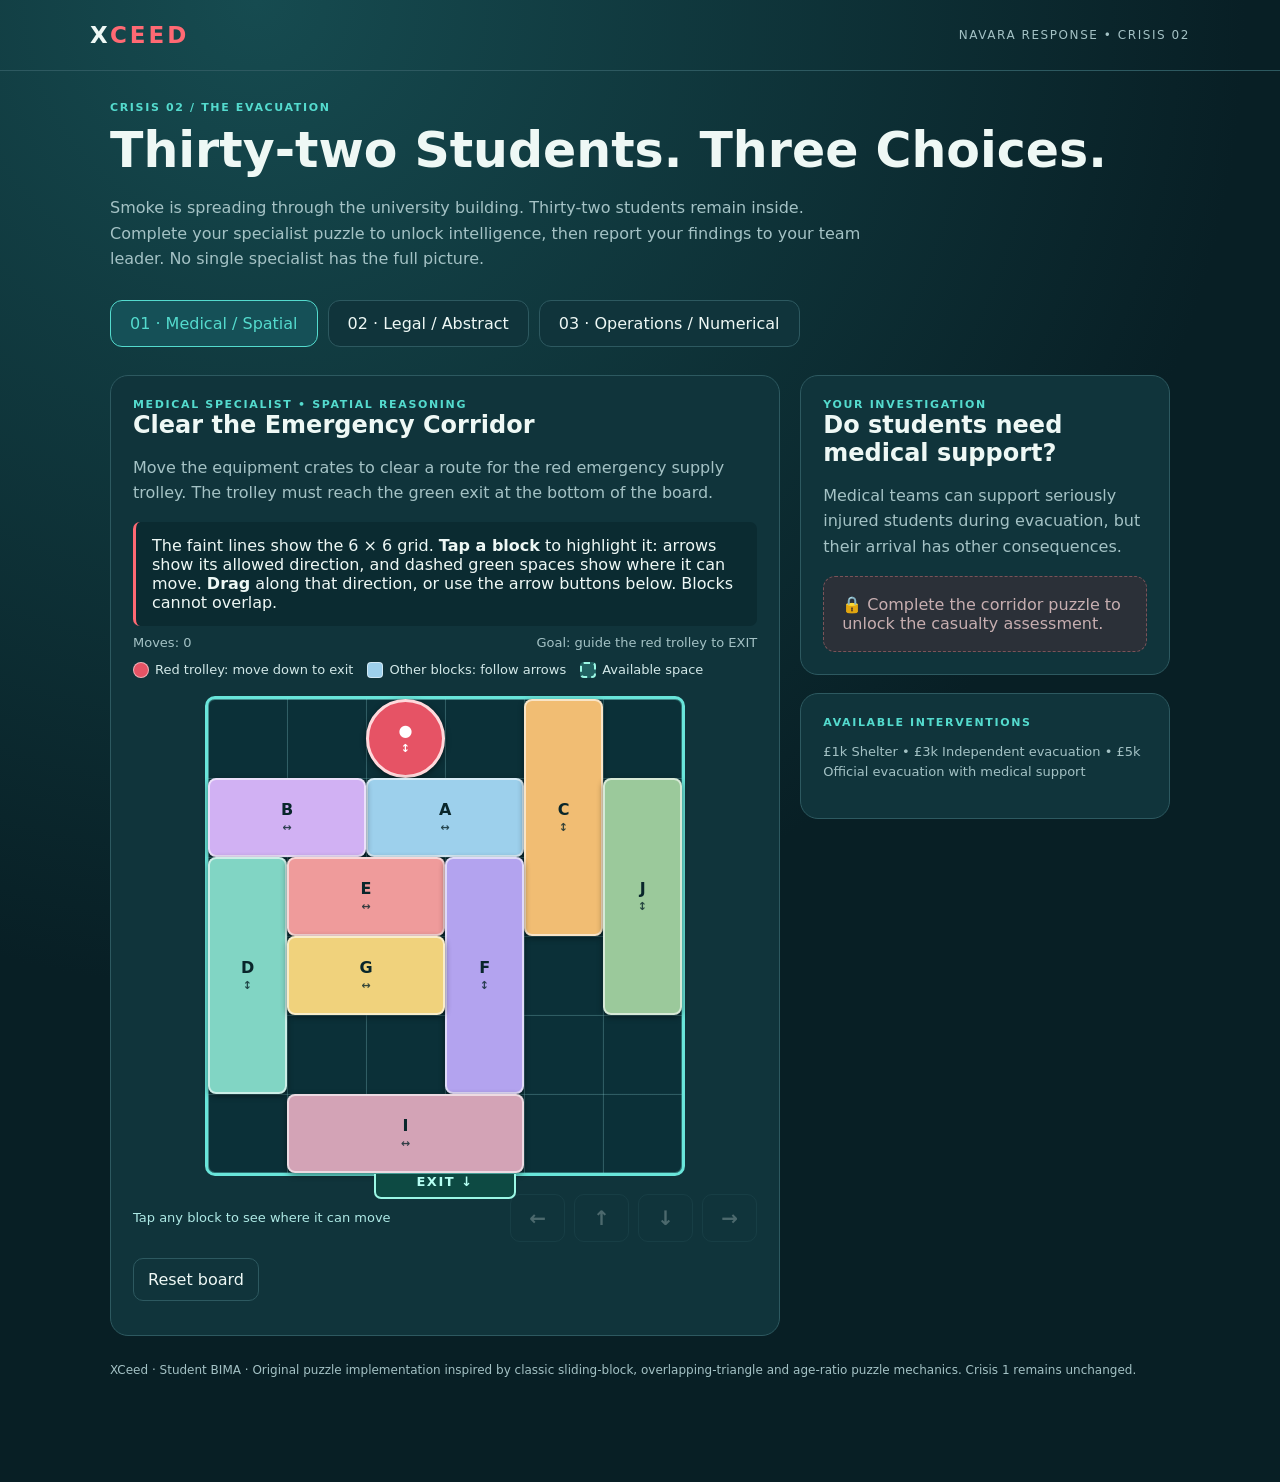
<file: crisis2.html>
<!DOCTYPE html>
<html lang="en"><head><meta charset="utf-8"/><meta content="width=device-width,initial-scale=1" name="viewport"/><title>XCeed | Crisis 02 — Specialist Puzzles</title><style>
:root{--bg:#081f25;--panel:#10343b;--panel2:#16444b;--teal:#54dbce;--red:#ff6973;--cream:#eef8f5;--muted:#a4c2c5;--line:#2d5960}*{box-sizing:border-box}body{margin:0;background:radial-gradient(circle at 20% 0%,#164b50,var(--bg) 55%);color:var(--cream);font-family:Inter,ui-sans-serif,system-ui,-apple-system,Segoe UI,sans-serif;min-height:100vh}header{padding:22px max(20px,calc((100vw - 1100px)/2));display:flex;align-items:center;justify-content:space-between;border-bottom:1px solid var(--line)}.brand{font-weight:900;letter-spacing:.13em;font-size:23px}.brand span{color:var(--red)}.tag{color:var(--muted);font-size:12px;letter-spacing:.13em}main{max-width:1100px;margin:auto;padding:30px 20px 90px}h1{font-size:clamp(29px,5vw,49px);margin:8px 0}h2{font-size:24px;margin:0 0 10px}p{color:var(--muted);line-height:1.6}.intro{max-width:760px}.tabs{display:flex;gap:10px;flex-wrap:wrap;margin:28px 0}.tab,button{font:inherit;cursor:pointer}.tab{border:1px solid var(--line);color:var(--cream);background:var(--panel);padding:13px 19px;border-radius:12px}.tab.active{border-color:var(--teal);color:var(--teal);background:#155057}.section{display:none}.section.active{display:block}.layout{display:grid;grid-template-columns:minmax(0,1.45fr) minmax(290px,.8fr);gap:20px}.card{background:var(--panel);border:1px solid var(--line);border-radius:18px;padding:22px}.card+.card{margin-top:18px}.eyebrow{color:var(--teal);font-size:11px;font-weight:800;letter-spacing:.15em;text-transform:uppercase}.prompt{background:#0b2b31;padding:14px 16px;border-left:3px solid var(--red);border-radius:7px;color:var(--cream)}button.primary{background:var(--teal);color:#082a2b;border:0;padding:12px 17px;border-radius:10px;font-weight:800}button.secondary{background:transparent;color:var(--cream);border:1px solid var(--line);padding:11px 14px;border-radius:10px}button:hover{filter:brightness(1.12)}button:focus-visible,input:focus-visible{outline:2px solid var(--teal);outline-offset:3px}.actions{display:flex;flex-wrap:wrap;gap:9px;margin-top:16px}.hint{margin-top:12px;padding:12px;background:#24434a;border-radius:9px;color:#e9f8f5}.locked{color:#c7aeb0;border:1px dashed #7a5358;border-radius:12px;padding:18px;background:#2b3038}.unlocked{border:1px solid #4bd5aa;background:#143d39;border-radius:12px;padding:18px}.unlocked strong{color:#8af5c9}.code{font-size:24px;font-weight:900;letter-spacing:.16em;color:var(--teal);margin-top:10px}.small{font-size:13px}.board{display:grid;grid-template-columns:repeat(6,1fr);width:min(100%,390px);aspect-ratio:1;border:3px solid var(--teal);margin:15px auto;background:#0a2930;touch-action:manipulation}.cell{border:1px solid #295058;display:flex;align-items:center;justify-content:center;cursor:crosshair}.cell.filled{border-color:#183a42}.tray{display:grid;grid-template-columns:repeat(3,minmax(0,1fr));gap:10px}.piece{border:2px solid var(--line);border-radius:12px;background:#0b2a30;min-height:110px;display:flex;align-items:center;justify-content:center;padding:8px;cursor:pointer;position:relative}.piece.selected{border-color:var(--teal);box-shadow:0 0 0 2px #54dbce33}.piece.placed{opacity:.28}.piece svg{max-width:100%;height:85px}.piece-label{position:absolute;top:6px;left:8px;font-size:10px;color:var(--muted)}.cipher{background:#092b30;border:1px solid var(--line);padding:18px;border-radius:12px;line-height:2.7;word-break:break-word;font-size:20px;letter-spacing:3px}.glyph{display:inline-block;min-width:22px;text-align:center}.glyph small{display:block;font-size:10px;color:var(--teal);line-height:1;letter-spacing:0}.keygrid{display:grid;grid-template-columns:repeat(auto-fill,minmax(68px,1fr));gap:8px;margin-top:16px}.keyitem{background:#0b2a30;border:1px solid var(--line);padding:8px;text-align:center;border-radius:8px}.keyitem b{display:block;font-size:21px;margin-bottom:6px}.keyitem input{width:100%;border:1px solid var(--line);border-radius:6px;background:#16424a;color:white;text-align:center;font-size:17px;padding:7px 2px;text-transform:uppercase}.sequence{display:flex;flex-wrap:wrap;align-items:center;justify-content:center;gap:10px;margin:25px 0}.num{font-size:clamp(18px,3vw,31px);font-weight:800;background:#0b2c33;border:1px solid var(--line);border-radius:11px;padding:13px}.num.missing{border:2px dashed var(--red);color:var(--red)}.numberinput{width:180px;max-width:100%;background:#092a30;color:white;border:1px solid var(--teal);padding:12px;font-size:22px;border-radius:10px}.status{margin-top:12px;color:var(--teal);font-weight:700}.foot{margin-top:25px;font-size:12px;color:var(--muted)}@media(max-width:760px){.layout{grid-template-columns:1fr}.card{padding:16px}.tag{display:none}.tray{grid-template-columns:repeat(3,minmax(0,1fr))}.piece{min-height:92px}}
.board{background-image:linear-gradient(to right,#295058 1px,transparent 1px),linear-gradient(to bottom,#295058 1px,transparent 1px);background-size:16.6667% 16.6667%}.piece svg{display:block;min-width:70px;width:110px;max-width:100%;height:85px}.tray{min-height:360px}.piece{touch-action:manipulation}
/* v2: pointer-friendly puzzle, printed-letter cryptogram, key feedback */
.board{touch-action:none;position:relative;user-select:none}.cell{min-width:0;min-height:0}.piece{touch-action:none;user-select:none;cursor:grab}.piece:active{cursor:grabbing}.piece.hinted{border-color:#ffd275}.cell.hint-cell{box-shadow:inset 0 0 0 3px #ffd275}.dragghost{position:fixed;z-index:999;pointer-events:none;opacity:.88;width:108px;height:108px;display:flex;align-items:center;justify-content:center;filter:drop-shadow(0 9px 12px #0008)}.dragghost svg{width:100%;height:100%}.cell.selected-cell{box-shadow:inset 0 0 0 3px #fff, inset 0 0 0 6px #ff6973;filter:brightness(1.2)}.board .cell{touch-action:none}.codeentry{display:flex;gap:9px;flex-wrap:wrap;margin-top:12px}.codeentry input{background:#123c42;color:white;border:1px solid var(--teal);border-radius:8px;padding:12px;text-transform:uppercase;font:inherit;flex:1;min-width:150px}.letter-signoff{margin-top:30px}.letter{background:#f6f0df;color:#202b32;padding:clamp(17px,3vw,36px);border-radius:5px;box-shadow:0 8px 22px #0005;font-family:Georgia,serif;line-height:2.05;min-height:400px}.letter-date{text-align:right;margin-bottom:24px}.letter-salutation{margin-bottom:25px}.letter-body{margin-bottom:28px}.letter-signoff{text-align:left}.letter .glyph{min-width:20px;font-size:22px;letter-spacing:0;line-height:1.3;vertical-align:middle;margin-right:1px}.letter .glyph small{font:700 12px system-ui;line-height:1.3;min-height:16px;color:#62717a}.letter .glyph.correct{color:#167c4e;background:#d6f5df;border-radius:3px}.letter .glyph.correct small{color:#167c4e}.letter .glyph.wrong{color:#b6243b;background:#ffe0e4;border-radius:3px}.letter .glyph.wrong small{color:#b6243b}.keyitem.correct{border-color:#2bcb8b;background:#123f38}.keyitem.wrong{border-color:#ff6b7b;background:#4a2633}.keyitem.hinted{box-shadow:0 0 0 2px #ffd275}.letter .word{display:inline-block;white-space:nowrap;margin-right:9px}.letter .punct{font-size:19px}.numberinput{width:140px}@media(max-width:600px){.letter .glyph{font-size:18px;min-width:16px}.letter{padding:16px}.letter .word{margin-right:6px}}

/* Crisis 2 */
.puzzleboard{width:min(100%,480px);aspect-ratio:1;position:relative;background:#092b32;border:3px solid var(--teal);border-radius:10px;touch-action:none;user-select:none;margin:18px auto;overflow:visible}.sliderblock{position:absolute;border:2px solid #ffffff66;border-radius:8px;display:flex;align-items:center;justify-content:center;font-weight:900;font-size:16px;color:#09262b;touch-action:none;cursor:grab;box-shadow:0 5px 12px #0006}.sliderblock:active{cursor:grabbing}.sliderblock.ball{border-radius:50%;border:3px solid #ffd9dc;color:#fff;background:#e65365!important}.exit{position:absolute;left:35%;bottom:-24px;width:30%;height:20px;border:2px solid #54dbce;border-top:0;border-radius:0 0 7px 7px;text-align:center;color:var(--teal);font-size:10px;letter-spacing:.12em}.starsvg{display:block;width:min(100%,500px);height:auto;margin:16px auto;background:#0a2d33;border:1px solid var(--line);border-radius:14px}.starsvg polygon{fill:none;stroke:#f4d48c;stroke-width:3;stroke-linejoin:round}.starsvg .starback{fill:#133c46;stroke:none}.answerline{display:flex;gap:10px;flex-wrap:wrap;align-items:center;margin:15px 0}.answerline input{background:#092a30;color:white;border:1px solid var(--teal);padding:12px;font-size:20px;border-radius:10px;width:160px;max-width:100%}.notice{background:#113d43;padding:13px;border-radius:9px;border:1px solid var(--line);margin:12px 0;color:#d5eeec}.metric{display:flex;justify-content:space-between;gap:10px;font-size:13px;color:var(--muted);margin-top:9px}.danger{color:var(--red)}.starsvg .glow{stroke:#9fe5df;stroke-width:2;opacity:.55}.starwrap{position:relative}.starwrap .watermark{position:absolute;top:12px;left:14px;color:#8ab4b7;font-size:11px;letter-spacing:.1em}.report{display:none}.report.visible{display:block}.pill{border-radius:100px;padding:6px 12px;border:1px solid var(--line);font-size:12px;color:var(--muted)}.instructions{font-size:13px}.hints{min-height:32px}.topnote{font-size:12px;color:#9cc1c4}.sliderblock:focus-visible{outline:3px solid white}.legend{display:flex;gap:9px;flex-wrap:wrap;align-items:center}.legend i{display:inline-block;width:14px;height:14px;border-radius:3px;vertical-align:middle}

/* Spatial puzzle clarity upgrade */
.puzzleboard{background-color:#0b3038;background-image:linear-gradient(to right,rgba(149,217,220,.28) 1px,transparent 1px),linear-gradient(to bottom,rgba(149,217,220,.28) 1px,transparent 1px);background-size:16.6666667% 16.6666667%;border:3px solid #69e5da;box-shadow:inset 0 0 0 1px #69e5da55}
.sliderblock{border:2px solid #fff9;box-shadow:0 2px 6px #0007;transition:box-shadow .12s;z-index:2}
.sliderblock.activepiece{border:3px solid #fff;box-shadow:0 0 0 3px #f9d676,0 0 18px #f9d67655;z-index:5!important}
.sliderblock .axislabel{display:block;font-size:11px;font-weight:800;letter-spacing:.04em;margin-top:3px;opacity:.8}
.sliderblock .blockinner{text-align:center;line-height:1.1;pointer-events:none}
.sliderblock.ball .axislabel{color:#fff;opacity:1}
.moveguide{position:absolute;z-index:1;background:#54dbce44;border:2px dashed #9bf7e5;pointer-events:none;border-radius:6px}
#slideControls{display:flex;align-items:center;flex-wrap:wrap;gap:9px;margin:12px 0 4px}
#slideControls button{min-width:55px;font-size:20px;font-weight:800}
#slideControls button:disabled{opacity:.27;cursor:not-allowed}
#selectedLabel{font-size:13px;color:#aee9e5;flex:1;min-width:160px}
.boardkey{display:flex;flex-wrap:wrap;gap:14px;margin:12px 0;color:#d2e8e8;font-size:13px}
.boardkey span{display:flex;align-items:center;gap:6px}.keydot{display:inline-block;width:16px;height:16px;border-radius:4px;border:1px solid #fff8}
.exit{z-index:4;font-weight:900;font-size:13px;bottom:-26px;height:25px;background:#0d4a43;border-color:#9bf7e5;color:#b6fff3}
</style></head><body>
<header><div class="brand">X<span>CEED</span></div><div class="tag">NAVARA RESPONSE • CRISIS 02</div></header>
<main><div class="eyebrow">Crisis 02 / The Evacuation</div><h1>Thirty-two Students. Three Choices.</h1><p class="intro">Smoke is spreading through the university building. Thirty-two students remain inside. Complete your specialist puzzle to unlock intelligence, then report your findings to your team leader. No single specialist has the full picture.</p>
<div class="tabs" role="tablist"><button class="tab active" data-tab="medical">01 · Medical / Spatial</button><button class="tab" data-tab="legal">02 · Legal / Abstract</button><button class="tab" data-tab="operations">03 · Operations / Numerical</button></div>
<section class="section active" id="medical"><div class="layout"><div><div class="card"><div class="eyebrow">Medical specialist • Spatial reasoning</div><h2>Clear the Emergency Corridor</h2><p>Move the equipment crates to clear a route for the red emergency supply trolley. The trolley must reach the green exit at the bottom of the board.</p><div class="prompt">The faint lines show the 6 × 6 grid. <strong>Tap a block</strong> to highlight it: arrows show its allowed direction, and dashed green spaces show where it can move. <strong>Drag</strong> along that direction, or use the arrow buttons below. Blocks cannot overlap.</div><div class="metric"><span id="moveCount">Moves: 0</span><span>Goal: guide the red trolley to EXIT</span></div><div class="boardkey"><span><i class="keydot" style="background:#e65365;border-radius:50%"></i>Red trolley: move down to exit</span><span><i class="keydot" style="background:#9dd0ec"></i>Other blocks: follow arrows</span><span><i class="keydot" style="background:#54dbce44;border:2px dashed #9bf7e5"></i>Available space</span></div><div aria-label="Interactive sliding block puzzle" class="puzzleboard" id="slideboard"><div class="exit">EXIT ↓</div></div><div id="slideControls"><span id="selectedLabel">Tap any block to see where it can move</span><button aria-label="Move selected block left" class="secondary" id="slideLeft">←</button><button aria-label="Move selected block up" class="secondary" id="slideUp">↑</button><button aria-label="Move selected block down" class="secondary" id="slideDown">↓</button><button aria-label="Move selected block right" class="secondary" id="slideRight">→</button></div><div class="actions"><button class="secondary" id="slideReset">Reset board</button></div><div class="status" id="slideStatus" role="status"></div></div></div><aside><div class="card"><div class="eyebrow">Your investigation</div><h2>Do students need medical support?</h2><p>Medical teams can support seriously injured students during evacuation, but their arrival has other consequences.</p><div class="locked" id="medicalLocked">🔒 Complete the corridor puzzle to unlock the casualty assessment.</div><div class="unlocked report" id="medicalReport"><strong>MEDICAL INTELLIGENCE UNLOCKED</strong><p>Two students are unable to walk unaided. Another is showing signs consistent with significant smoke inhalation. Moving them through a narrow secondary route without trained assistance may delay evacuation and worsen their condition.</p><div class="code">TRIAGE</div><p class="small">Share this codeword and evidence with your leader. This is evidence of medical need, not an instruction to choose a particular option.</p></div></div><div class="card"><div class="eyebrow">Available interventions</div><p class="small">£1k Shelter • £3k Independent evacuation • £5k Official evacuation with medical support</p><p class="topnote"></p></div></aside></div></section>
<section class="section" id="legal"><div class="layout"><div><div class="card"><div class="eyebrow">Legal specialist • Abstract reasoning</div><h2>Stars in the Night</h2><p>An intercepted insignia contains several triangles, some obvious and some formed by overlapping lines. Count <b>every complete triangle</b> formed by the gold lines, including large and small triangles.</p><div class="prompt">Count geometric triangles, not star points or enclosed regions. Triangles may overlap.</div><div class="starwrap"><div class="watermark">NAVARA • FILE 07</div><svg aria-label="Two large overlapping equilateral triangles forming a six pointed star" class="starsvg" role="img" viewbox="0 0 460 380"><polygon class="starback" points="230,24 400,318 60,318"></polygon><polygon points="230,24 400,318 60,318"></polygon><polygon points="230,354 60,60 400,60"></polygon><circle cx="230" cy="188" fill="#54dbce" r="4" stroke="none"></circle></svg></div><div class="answerline"><label for="starAnswer">Total triangles</label><input id="starAnswer" inputmode="numeric" min="0" placeholder="?" type="number"/><button class="primary" id="starSubmit">Verify answer</button></div><div class="status" id="starStatus" role="status"></div><div class="actions"></div></div></div><aside><div class="card"><div class="eyebrow">Your investigation</div><h2>Is official custody dangerous?</h2><p>Official evacuation offers medical care, but students must first enter government custody for screening.</p><div class="locked" id="legalLocked">🔒 Count the triangles to unlock the intercepted evacuation terms.</div><div class="unlocked report" id="legalReport"><strong>LEGAL INTELLIGENCE UNLOCKED</strong><p>The official agreement states that evacuated students will be taken to a screening facility. Release is conditional on individual security clearance; no fixed release time is guaranteed. Some students previously screened after demonstrations have remained detained.</p><div class="code">SCREENING</div><p class="small">Explain the potential custody risk to your leader. The report does not establish what will happen to every student.</p></div></div></aside></div></section>
<section class="section" id="operations"><div class="layout"><div><div class="card"><div class="eyebrow">Operations specialist • Numerical reasoning</div><h2>How Old Is the Coordinator?</h2><p>Before the evacuation, you must unlock the encrypted logistics report. The access question is based on the ages of a coordinator and her son.</p><div class="prompt">Seven years ago, the coordinator was <b>five times</b> as old as her son. Fourteen years from now, she will be <b>twice</b> as old as her son. How old is the coordinator <b>today</b>?</div><div class="answerline"><label for="ageAnswer">Current age</label><input id="ageAnswer" inputmode="numeric" min="0" placeholder="Years" type="number"/><button class="primary" id="ageSubmit">Unlock file</button></div><div class="status" id="ageStatus" role="status"></div><div class="actions"></div><div class="notice"><strong>Think carefully:</strong> the age difference between two people never changes, even though their age ratio does.</div></div></div><aside><div class="card"><div class="eyebrow">Your investigation</div><h2>Can all 32 escape in time?</h2><p>Independent evacuation avoids official custody, but the secondary exit has a capacity bottleneck.</p><div class="locked" id="operationsLocked">🔒 Solve the age puzzle to unlock the route capacity report.</div><div class="unlocked report" id="operationsReport"><strong>OPERATIONS INTELLIGENCE UNLOCKED</strong><p>The secondary exit can safely pass four students every three minutes. After initial setup, the route is expected to remain usable for approximately 18 minutes. That permits around 24 students through before conditions become unsafe, leaving eight at risk of being stranded. Assisting injured students may reduce throughput further.</p><div class="code">CAPACITY</div><p class="small">Share this capacity estimate and its uncertainties with your leader. Do not assume the remaining students can be abandoned safely.</p></div></div></aside></div></section>
<p class="foot">XCeed · Student BIMA · Original puzzle implementation inspired by classic sliding-block, overlapping-triangle and age-ratio puzzle mechanics. Crisis 1 remains unchanged.</p></main>
<script>
(function(){'use strict';
const $=id=>document.getElementById(id);
document.querySelectorAll('.tab').forEach(btn=>btn.addEventListener('click',()=>{document.querySelectorAll('.tab').forEach(b=>b.classList.toggle('active',b===btn));document.querySelectorAll('.section').forEach(s=>s.classList.toggle('active',s.id===btn.dataset.tab));}));
function unlock(section){$(section+'Locked').style.display='none';$(section+'Report').classList.add('visible');}
function msg(id,s,bad=false){$(id).textContent=s;$(id).style.color=bad?'#ff8992':'#54dbce';}
let hintS=0,hintL=0,hintO=0;
const W=6,H=6;
// Original board. Red trolley is 1x1 and travels to the lower middle exit.
const initial=[
{id:'R',x:2,y:0,w:1,h:1,axis:'v',color:'#ed5866',ball:true},
{id:'A',x:2,y:1,w:2,h:1,axis:'h',color:'#9dd0ec'},
{id:'B',x:0,y:1,w:2,h:1,axis:'h',color:'#d1b1f3'},
{id:'C',x:4,y:0,w:1,h:3,axis:'v',color:'#f1bd73'},
{id:'D',x:0,y:2,w:1,h:3,axis:'v',color:'#81d5c4'},
{id:'E',x:1,y:2,w:2,h:1,axis:'h',color:'#ef9b9b'},
{id:'F',x:3,y:2,w:1,h:3,axis:'v',color:'#b3a3ef'},
{id:'G',x:1,y:3,w:2,h:1,axis:'h',color:'#f0d27c'},
{id:'I',x:1,y:5,w:3,h:1,axis:'h',color:'#d3a3b6'},
{id:'J',x:5,y:1,w:1,h:3,axis:'v',color:'#9bc99b'}
];
let pieces=[],moves=0,drag=null,won=false,selectedId=null;
function reset(){pieces=initial.map(p=>({...p}));moves=0;won=false;selectedId=null;$('moveCount').textContent='Moves: 0';$('slideStatus').textContent='';render();}
function occupied(x,y,ignore){return pieces.some(p=>p.id!==ignore&&x>=p.x&&x<p.x+p.w&&y>=p.y&&y<p.y+p.h);}
function legal(p,x,y){if(x<0||y<0||x+p.w>W||y+p.h>H)return false;for(let yy=y;yy<y+p.h;yy++)for(let xx=x;xx<x+p.w;xx++)if(occupied(xx,yy,p.id))return false;return true;}
function moveTo(p,x,y){if(won)return false;if(p.axis==='v')x=p.x;else y=p.y;let dx=Math.sign(x-p.x),dy=Math.sign(y-p.y),cx=p.x,cy=p.y;while(cx!==x||cy!==y){let nx=cx+dx,ny=cy+dy;if(!legal(p,nx,ny))break;cx=nx;cy=ny;}if(cx===p.x&&cy===p.y)return false;p.x=cx;p.y=cy;moves++;$('moveCount').textContent='Moves: '+moves;render();if(p.id==='R'&&p.y===5){won=true;unlock('medical');msg('slideStatus','Corridor cleared. Medical intelligence unlocked!');}return true;}
function movementRange(p){let lo=0,hi=0;while(legal(p,p.x+(p.axis==='h'?(lo-1):0),p.y+(p.axis==='v'?(lo-1):0)))lo--;while(legal(p,p.x+(p.axis==='h'?(hi+1):0),p.y+(p.axis==='v'?(hi+1):0)))hi++;return {lo,hi};}
function selectPiece(p){selectedId=p.id;render();}
function render(){
 const board=$('slideboard');board.querySelectorAll('.sliderblock,.moveguide').forEach(e=>e.remove());
 const selected=pieces.find(p=>p.id===selectedId);
 const labels={slideLeft:'h:-1',slideRight:'h:1',slideUp:'v:-1',slideDown:'v:1'};
 for(const [id,val] of Object.entries(labels)){const [axis,dir]=val.split(':');$(id).disabled=!selected||won||selected.axis!==axis||!legal(selected,selected.x+(axis==='h'?Number(dir):0),selected.y+(axis==='v'?Number(dir):0));}
 $('selectedLabel').textContent=selected?((selected.ball?'Red trolley':`Block ${selected.id}`)+' selected · '+(selected.axis==='h'?'move LEFT / RIGHT':'move UP / DOWN')):'Tap any block to see where it can move';
 if(selected&&!won){const {lo,hi}=movementRange(selected);for(let offset=lo;offset<=hi;offset++){if(offset===0)continue;const g=document.createElement('div');g.className='moveguide';g.style.left=((selected.x+(selected.axis==='h'?offset:0))/W*100)+'%';g.style.top=((selected.y+(selected.axis==='v'?offset:0))/H*100)+'%';g.style.width=(selected.w/W*100)+'%';g.style.height=(selected.h/H*100)+'%';board.appendChild(g);}}
 for(const p of pieces){
  const e=document.createElement('div');e.className='sliderblock'+(p.ball?' ball':'')+(p.id===selectedId?' activepiece':'');
  e.innerHTML='<div class="blockinner">'+(p.ball?'●':p.id)+'<span class="axislabel">'+(p.axis==='h'?'↔':'↕')+'</span></div>';
  e.style.left=(p.x/W*100)+'%';e.style.top=(p.y/H*100)+'%';e.style.width=(p.w/W*100)+'%';e.style.height=(p.h/H*100)+'%';e.style.background=p.color;
  e.setAttribute('tabindex','0');e.setAttribute('role','button');e.setAttribute('aria-label',(p.ball?'Red trolley':'Crate '+p.id)+' moves '+(p.axis==='h'?'left or right':'up or down'));
  e.addEventListener('pointerdown',ev=>{if(won)return;ev.preventDefault();selectedId=p.id;e.setPointerCapture(ev.pointerId);drag={p,startX:ev.clientX,startY:ev.clientY,cell:board.getBoundingClientRect().width/W};e.style.zIndex='8';});
  e.addEventListener('pointermove',ev=>{if(!drag||drag.p!==p)return;const offset=(p.axis==='h'?ev.clientX-drag.startX:ev.clientY-drag.startY)/drag.cell;const range=movementRange(p);const clamped=Math.max(range.lo,Math.min(range.hi,offset));e.style.transform=p.axis==='h'?`translateX(${clamped*drag.cell}px)`:`translateY(${clamped*drag.cell}px)`;});
  e.addEventListener('pointerup',ev=>{if(!drag||drag.p!==p)return;const offset=(p.axis==='h'?ev.clientX-drag.startX:ev.clientY-drag.startY)/drag.cell;drag=null;const delta=Math.round(offset);if(delta)moveTo(p,p.x+(p.axis==='h'?delta:0),p.y+(p.axis==='v'?delta:0));render();});
  e.addEventListener('pointercancel',()=>{drag=null;render();});
  e.addEventListener('keydown',ev=>{if(ev.key==='Enter'||ev.key===' '){ev.preventDefault();selectPiece(p);return;}const d=ev.key==='ArrowRight'?1:ev.key==='ArrowLeft'?-1:ev.key==='ArrowDown'?1:ev.key==='ArrowUp'?-1:0;if(d&&((p.axis==='h'&&['ArrowLeft','ArrowRight'].includes(ev.key))||(p.axis==='v'&&['ArrowUp','ArrowDown'].includes(ev.key)))){ev.preventDefault();selectedId=p.id;moveTo(p,p.x+(p.axis==='h'?d:0),p.y+(p.axis==='v'?d:0));}});
  board.appendChild(e);
 }
}
for(const [id,axis,delta] of [['slideLeft','h',-1],['slideRight','h',1],['slideUp','v',-1],['slideDown','v',1]]){$(id).addEventListener('click',()=>{const p=pieces.find(p=>p.id===selectedId);if(!p||p.axis!==axis)return;moveTo(p,p.x+(axis==='h'?delta:0),p.y+(axis==='v'?delta:0));});}
$('slideReset').addEventListener('click',reset);

$('starSubmit').addEventListener('click',()=>{if(Number($('starAnswer').value)===8&&$('starAnswer').value.trim()){unlock('legal');msg('starStatus','Correct — eight triangles. Legal intelligence unlocked.');}else msg('starStatus','Not quite. Count both large triangles and the smaller tips.',true);});

$('ageSubmit').addEventListener('click',()=>{if(Number($('ageAnswer').value)===42&&$('ageAnswer').value.trim()){unlock('operations');msg('ageStatus','Correct — 42 years. Operations intelligence unlocked.');}else msg('ageStatus','Not quite. Use the ages seven years ago and fourteen years ahead.',true);});

reset();
})();
</script><script>
(function(){
 const role=new URLSearchParams(location.search).get('role');
 const valid=['medical', 'legal', 'operations'];
 if(!role||!valid.includes(role))return;
 const style=document.createElement('style');style.textContent='nav.tabs,.tabs{display:none!important} .section{display:none!important} .section.active{display:block!important} header{position:static!important}';document.head.appendChild(style);
 function lock(){document.querySelectorAll('.section').forEach(e=>{e.classList.toggle('active',e.id===role);e.style.display=e.id===role?'block':'none'});document.querySelectorAll('.tab').forEach(e=>{e.style.display='none';e.disabled=true})}
 lock();document.querySelectorAll('.tab').forEach(e=>e.addEventListener('click',()=>setTimeout(lock,0)));
 const report=({'medical':'medicalReport','legal':'legalReport','operations':'operationsReport'}[role]);
 let done=false;
 function check(){if(done)return;const el=document.getElementById(report);if(!el)return;let visible=(el.id.endsWith('Report') ? el.classList.contains('visible') : el.classList.contains('unlocked')) && getComputedStyle(el).display!=='none';if(visible){done=true;parent.postMessage({type:'xceed-complete',crisis:2,role:role},'*')}}
 new MutationObserver(check).observe(document.body,{subtree:true,childList:true,attributes:true,characterData:true});setInterval(check,1000);check();
})();
</script></body></html>
</file>
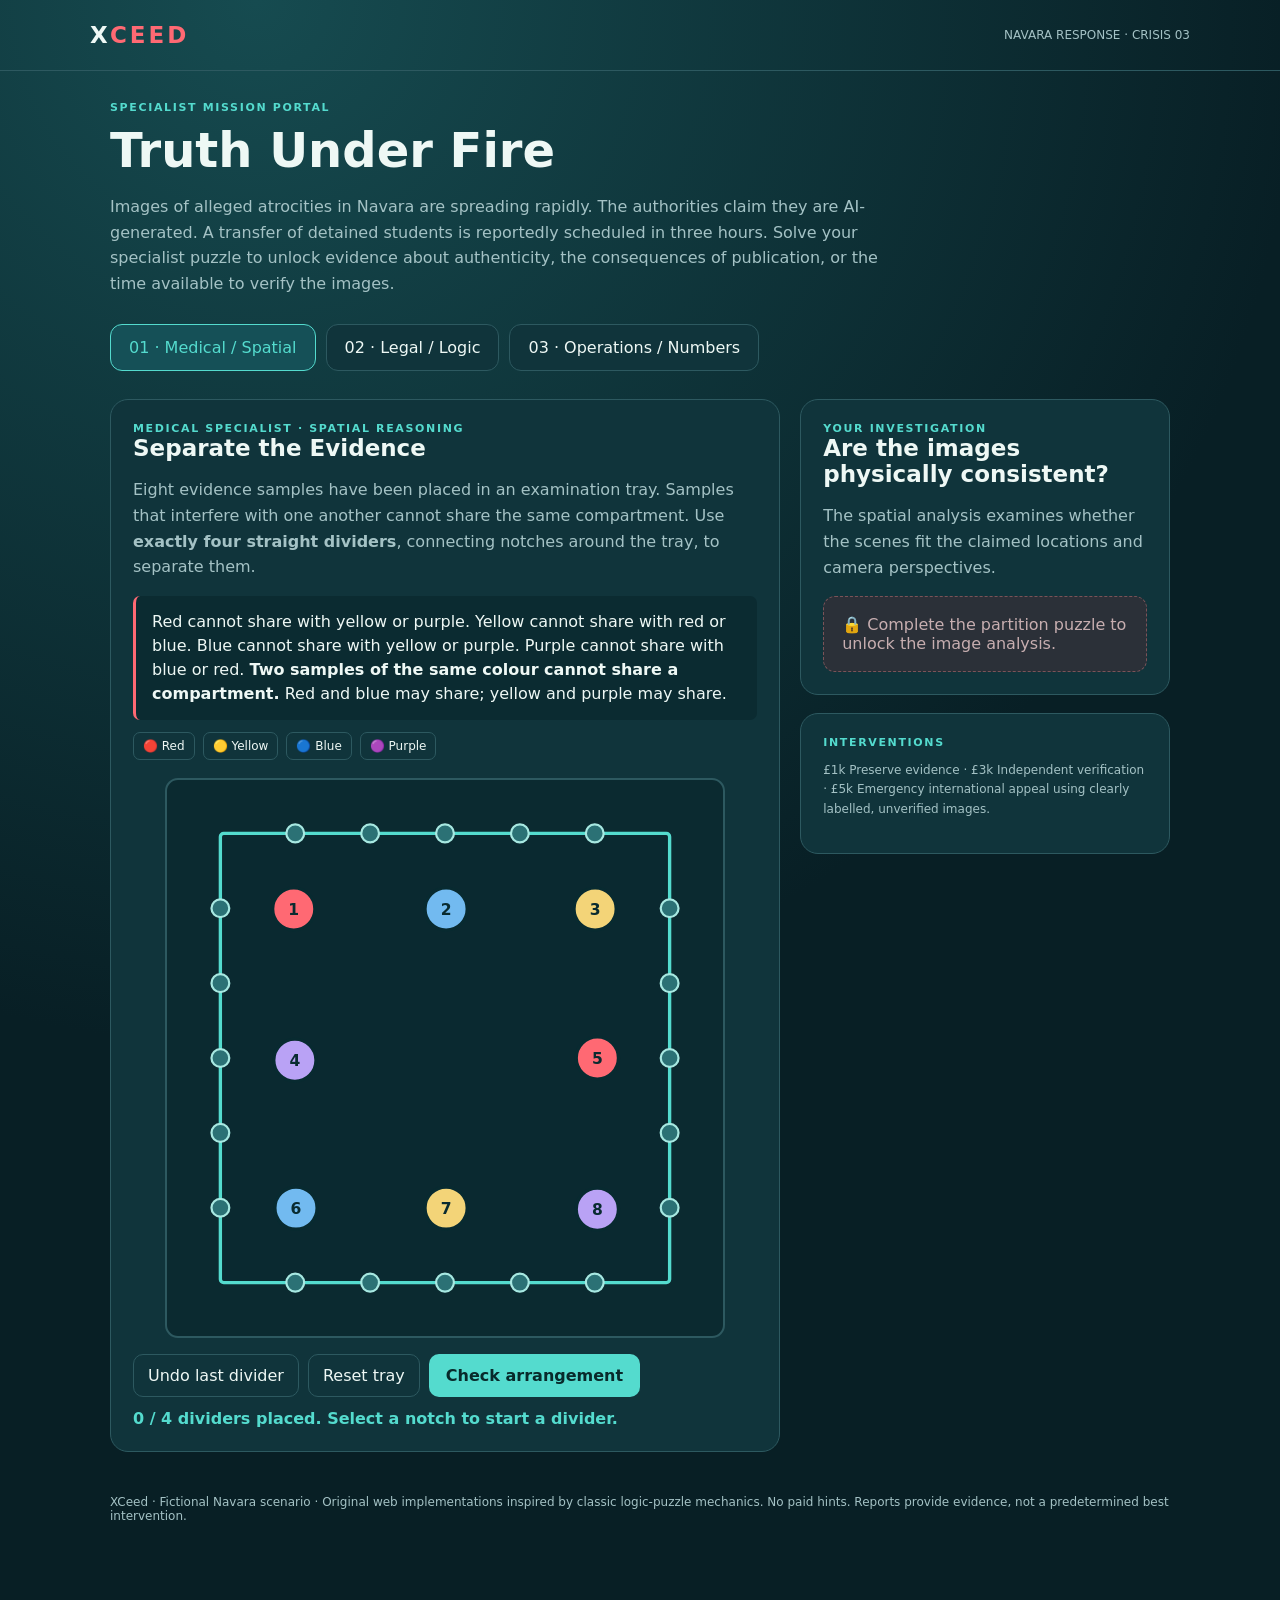
<file: crisis3.html>
<!doctype html><html lang="en"><head><meta charset="utf-8"><meta name="viewport" content="width=device-width,initial-scale=1"><title>XCeed | Crisis 03 — Truth Under Fire</title>
<style>
:root{--bg:#081f25;--panel:#10343b;--teal:#54dbce;--red:#ff6973;--cream:#eef8f5;--muted:#a4c2c5;--line:#2d5960}*{box-sizing:border-box}body{margin:0;background:radial-gradient(circle at 20% 0%,#164b50,var(--bg) 55%);color:var(--cream);font-family:Inter,ui-sans-serif,system-ui,-apple-system,Segoe UI,sans-serif}header{padding:22px max(20px,calc((100vw - 1100px)/2));display:flex;justify-content:space-between;align-items:center;border-bottom:1px solid var(--line)}.brand{font-weight:900;letter-spacing:.13em;font-size:23px}.brand span{color:var(--red)}.tag,.small{font-size:12px;color:var(--muted)}main{max-width:1100px;margin:auto;padding:30px 20px 80px}h1{font-size:clamp(30px,5vw,48px);margin:8px 0}h2{margin:0 0 10px;font-size:23px}p{color:var(--muted);line-height:1.6}.intro{max-width:800px}.eyebrow{font-size:11px;color:var(--teal);letter-spacing:.15em;font-weight:800;text-transform:uppercase}.tabs{display:flex;flex-wrap:wrap;gap:10px;margin:28px 0}.tab,button{font:inherit;cursor:pointer}.tab{border:1px solid var(--line);background:var(--panel);color:var(--cream);padding:13px 18px;border-radius:12px}.tab.active{border-color:var(--teal);color:var(--teal);background:#155057}.section{display:none}.section.active{display:block}.layout{display:grid;grid-template-columns:minmax(0,1.45fr) minmax(280px,.8fr);gap:20px}.card{background:var(--panel);border:1px solid var(--line);border-radius:18px;padding:22px;margin-bottom:18px}.prompt{background:#0b2b31;border-left:3px solid var(--red);padding:14px 16px;border-radius:7px;line-height:1.5}.actions{display:flex;flex-wrap:wrap;gap:9px;margin-top:16px}button.primary{background:var(--teal);border:0;color:#082a2b;padding:12px 17px;border-radius:10px;font-weight:800}button.secondary{background:transparent;border:1px solid var(--line);color:var(--cream);padding:11px 14px;border-radius:10px}button:hover{filter:brightness(1.12)}button:disabled{opacity:.45;cursor:not-allowed}button:focus-visible,input:focus-visible{outline:2px solid var(--teal);outline-offset:2px}.locked{border:1px dashed #7a5358;border-radius:12px;padding:18px;background:#2b3038;color:#c7aeb0}.report{display:none;border:1px solid #4bd5aa;background:#143d39;border-radius:12px;padding:18px}.report.visible{display:block}.report strong{color:#8af5c9}.code{font-size:23px;color:var(--teal);font-weight:900;letter-spacing:.16em}.status{margin-top:12px;color:var(--teal);font-weight:700;min-height:20px}.foot{margin-top:25px;color:var(--muted);font-size:12px}.tank{width:100%;max-width:560px;margin:18px auto 0;display:block;touch-action:manipulation;background:#0b2a30;border:2px solid var(--line);border-radius:13px}.notch{cursor:pointer;fill:#2b7175;stroke:#a7e8e1;stroke-width:2}.notch.active{fill:#ffd275;stroke:#fff}.dividerline{stroke:#ffdb89;stroke-width:4;stroke-linecap:round}.fishcircle{stroke:#082a30;stroke-width:3}.legend{display:flex;gap:8px;flex-wrap:wrap;margin:12px 0}.legend span{padding:6px 9px;border:1px solid var(--line);border-radius:7px;font-size:12px}.river.invalid{animation:serverFlash .42s ease-in-out 3;border-radius:14px}.river.invalid .bank,.river.invalid .water{border-color:#ff6973;background:#55242d}.status.error{color:#ff6973;font-weight:900;font-size:17px}.server-alert{display:none;margin-top:12px;padding:16px;border:2px solid #ff6973;border-radius:10px;background:#4b2029;color:#fff;font-weight:900;text-align:center;letter-spacing:.04em}.server-alert.visible{display:block;animation:serverFlash .42s ease-in-out 3}@keyframes serverFlash{0%,100%{box-shadow:0 0 0 0 #ff697300}50%{box-shadow:0 0 0 5px #ff6973aa}}.river{display:grid;grid-template-columns:1fr 1.15fr 1fr;gap:10px;align-items:stretch;margin-top:20px}.bank,.water{background:#0b2b31;border:1px solid var(--line);border-radius:12px;min-height:240px;padding:12px}.bank h3,.water h3{font-size:13px;color:var(--muted);margin:0 0 12px}.tokens{display:flex;flex-wrap:wrap;gap:8px;align-content:flex-start}.token{border:2px solid transparent;border-radius:12px;min-width:49px;height:49px;font-size:23px;background:#194950;color:white}.token.selected{border-color:#ffd275;box-shadow:0 0 0 2px #ffd27544}.water{text-align:center;background:linear-gradient(160deg,#124650,#0c2b37)}.boat{background:#8e5b3f;border-radius:10px 10px 30px 30px;min-height:82px;padding:10px;display:flex;gap:6px;justify-content:center;align-items:center;flex-wrap:wrap}.boat .token{min-width:41px;height:41px}.boatempty{font-size:12px;color:#ffdfc5}.riverarrow{color:var(--teal);font-size:20px;margin:8px}.mathbox{display:grid;grid-template-columns:repeat(2,minmax(0,1fr));gap:12px;margin:20px 0}.equation{background:#0b2b31;border:1px solid var(--line);border-radius:10px;padding:20px 8px;text-align:center;font-size:clamp(16px,2.5vw,25px);font-weight:700}.answerline{display:flex;gap:10px;flex-wrap:wrap;align-items:center;margin-top:16px}.answerline input{width:180px;max-width:100%;border:1px solid var(--teal);background:#092a30;color:white;border-radius:10px;padding:12px;font-size:22px}.badge{display:inline-block;color:#a6f0e3;border:1px solid #2b7d77;border-radius:99px;padding:5px 10px;font-size:12px;margin-top:12px}@media(max-width:760px){.layout{grid-template-columns:1fr}.card{padding:16px}.tag{display:none}.river{gap:5px}.bank,.water{padding:7px;min-height:230px}.token{min-width:38px;height:42px;font-size:19px}.mathbox{gap:7px}.equation{padding:14px 5px}}
</style></head><body>
<header><div class="brand">X<span>CEED</span></div><div class="tag">NAVARA RESPONSE · CRISIS 03</div></header>
<main><div class="eyebrow">Specialist mission portal</div><h1>Truth Under Fire</h1><p class="intro">Images of alleged atrocities in Navara are spreading rapidly. The authorities claim they are AI-generated. A transfer of detained students is reportedly scheduled in three hours. Solve your specialist puzzle to unlock evidence about authenticity, the consequences of publication, or the time available to verify the images.</p>
<nav class="tabs" aria-label="Specialist roles"><button class="tab active" data-tab="medical">01 · Medical / Spatial</button><button class="tab" data-tab="legal">02 · Legal / Logic</button><button class="tab" data-tab="operations">03 · Operations / Numbers</button></nav>
<section class="section active" id="medical"><div class="layout"><div><div class="card"><div class="eyebrow">Medical specialist · Spatial reasoning</div><h2>Separate the Evidence</h2><p>Eight evidence samples have been placed in an examination tray. Samples that interfere with one another cannot share the same compartment. Use <b>exactly four straight dividers</b>, connecting notches around the tray, to separate them.</p><div class="prompt">Red cannot share with yellow or purple. Yellow cannot share with red or blue. Blue cannot share with yellow or purple. Purple cannot share with blue or red. <b>Two samples of the same colour cannot share a compartment.</b> Red and blue may share; yellow and purple may share.</div><div class="legend"><span>🔴 Red</span><span>🟡 Yellow</span><span>🔵 Blue</span><span>🟣 Purple</span></div><svg id="tank" class="tank" viewBox="0 0 500 500" role="img" aria-label="Interactive partition puzzle with coloured evidence samples and boundary notches"><rect x="48" y="48" width="404" height="404" rx="3" fill="#0a2930" stroke="#54dbce" stroke-width="3"/><g id="tanklines"></g><g id="tankfish"></g><g id="tanknotches"></g></svg><div class="actions"><button class="secondary" id="undoLine">Undo last divider</button><button class="secondary" id="resetLines">Reset tray</button><button class="primary" id="checkLines">Check arrangement</button></div><div class="status" id="tankStatus" role="status">Select one notch, then a second notch to draw a divider. 0 / 4 placed.</div></div></div><aside><div class="card"><div class="eyebrow">Your investigation</div><h2>Are the images physically consistent?</h2><p>The spatial analysis examines whether the scenes fit the claimed locations and camera perspectives.</p><div class="locked" id="medicalLocked">🔒 Complete the partition puzzle to unlock the image analysis.</div><div class="report" id="medicalReport"><strong>IMAGE ANALYSIS UNLOCKED</strong><p>Several visible landmarks and shadow directions are internally consistent with the claimed location. However, a convincing AI-generated image can also be physically plausible. This is <b>supporting evidence, not proof of authenticity</b>.</p><div class="code">GEOMETRY</div><p class="small">Share your assessment and its limitations with the leader.</p></div></div><div class="card"><div class="eyebrow">Interventions</div><p class="small">£1k Preserve evidence · £3k Independent verification · £5k Emergency international appeal using clearly labelled, unverified images.</p></div></aside></div></section>
<section class="section" id="legal"><div class="layout"><div><div class="card"><div class="eyebrow">Legal specialist · Abstract reasoning</div><h2>Verify Before Transfer</h2><p>Three trained reviewers and three unverified image batches must cross a secure data boundary using a transfer channel that can carry <b>one or two items at a time</b>.</p><div class="prompt">If unverified batches outnumber reviewers on either side <b>while reviewers are present</b>, that side's review process is overwhelmed. The transfer channel must never travel empty. Get all six across without ever breaking the rule. <b>Important:</b> a bank with zero reviewers is permitted under this classic puzzle rule; an overwhelmed bank is one with at least one reviewer but more unverified batches than reviewers.</div><div class="river" id="riverBoard"><div class="bank"><h3>ORIGIN</h3><div class="tokens" id="leftBank"></div></div><div class="water"><h3>SECURE CHANNEL</h3><div class="riverarrow" id="boatDirection">→</div><div class="boat" id="boat"></div><div class="actions" style="justify-content:center"><button class="primary" id="crossBtn">Transfer →</button></div><p class="small" id="tripCount">Trips: 0</p></div><div class="bank"><h3>DESTINATION</h3><div class="tokens" id="rightBank"></div></div></div><p class="small">Tap items on the bank where the channel is docked to load them. Tap an item inside the channel to unload it. Blue shields = trained reviewers; red files = unverified batches.</p><div class="actions"><button class="secondary" id="resetRiver">Reset transfer</button></div><div id="serverAlert" class="server-alert" role="alert">SERVER OVERWHELMED - TRY AGAIN</div><div id="riverStatus" class="status" role="status"></div></div></div><aside><div class="card"><div class="eyebrow">Your investigation</div><h2>Is there credible evidence of manipulation?</h2><p>The source chain may contain contradictory timestamps and edited versions of the same images.</p><div class="locked" id="legalLocked">🔒 Complete the secure transfer to unlock the provenance report.</div><div class="report" id="legalReport"><strong>PROVENANCE REPORT UNLOCKED</strong><p>Two images were circulated with inconsistent timestamps, and one file's origin cannot be verified. These discrepancies justify caution but do <b>not</b> establish that the scenes are AI-generated. The organisation should avoid describing the images as confirmed evidence.</p><div class="code">PROVENANCE</div><p class="small">Share the uncertainty and its implications with your leader.</p></div></div></aside></div></section>
<section class="section" id="operations"><div class="layout"><div><div class="card"><div class="eyebrow">Operations specialist · Numerical reasoning</div><h2>The Four-Digit Verification Key</h2><p>The verification schedule is locked behind four single-digit values: A, B, C and D. Each value is a digit from 0 to 9. Use all four relationships to calculate the code <b>ABCD</b>.</p><div class="mathbox"><div class="equation">A + C = D</div><div class="equation">A × B = C</div><div class="equation">C − B = B</div><div class="equation">4 × A = D</div></div><div class="answerline"><label for="fourAnswer">Four-digit key</label><input id="fourAnswer" type="text" maxlength="4" inputmode="numeric" pattern="[0-9]{4}" placeholder="ABCD" aria-label="Four digit code"><button class="primary" id="fourSubmit">Unlock schedule</button></div><div class="status" id="fourStatus" role="status"></div></div></div><aside><div class="card"><div class="eyebrow">Your investigation</div><h2>Can verification finish in time?</h2><p>The reported student transfer is scheduled in three hours, but verification requires multiple stages.</p><div class="locked" id="operationsLocked">🔒 Solve the four-digit key to unlock the verification timetable.</div><div class="report" id="operationsReport"><strong>VERIFICATION TIMETABLE UNLOCKED</strong><p>Independent image verification is expected to take <b>six hours</b>, while the reported transfer window closes in <b>three hours</b>. The team could secure the files and notify protection organisations sooner, but cannot guarantee a definitive authenticity assessment before the transfer.</p><div class="code">DEADLINE</div><p class="small">Share the timeline and uncertainty with your leader.</p></div></div></aside></div></section>
<div class="foot">XCeed · Fictional Navara scenario · Original web implementations inspired by classic logic-puzzle mechanics. No paid hints. Reports provide evidence, not a predetermined best intervention.</div></main>
<script>
'use strict';
const $=id=>document.getElementById(id);
document.querySelectorAll('.tab').forEach(b=>b.addEventListener('click',()=>{document.querySelectorAll('.tab').forEach(t=>t.classList.toggle('active',t===b));document.querySelectorAll('.section').forEach(s=>s.classList.toggle('active',s.id===b.dataset.tab));}));
function unlock(name){$(name+'Locked').style.display='none';$(name+'Report').classList.add('visible')}
// Spatial: four straight, boundary-to-boundary dividers. Compare the side-of-line signature for each token.
const samples=[{x:114,y:116,c:'red'},{x:251,y:116,c:'blue'},{x:385,y:116,c:'yellow'},{x:115,y:252,c:'purple'},{x:387,y:250,c:'red'},{x:116,y:385,c:'blue'},{x:251,y:385,c:'yellow'},{x:387,y:386,c:'purple'}];
const palette={red:'#ff6973',yellow:'#f3d478',blue:'#72baf0',purple:'#b9a2f5'};
const notches=[];for(let k=0;k<5;k++){let v=48+404*(k+1)/6;notches.push({x:v,y:48,side:'top'},{x:452,y:v,side:'right'},{x:v,y:452,side:'bottom'},{x:48,y:v,side:'left'});}let dividers=[],firstNotch=null;
function cross(a,b,p){return (b.x-a.x)*(p.y-a.y)-(b.y-a.y)*(p.x-a.x)}
function segmentsIntersect(a,b,c,d){let x=cross(a,b,c),y=cross(a,b,d),z=cross(c,d,a),w=cross(c,d,b);return x*y<0&&z*w<0}
function renderTank(){let lines=$('tanklines'),fish=$('tankfish'),nodes=$('tanknotches');lines.innerHTML='';fish.innerHTML='';nodes.innerHTML='';dividers.forEach(([i,j],idx)=>{let a=notches[i],b=notches[j];lines.innerHTML+=`<line class="dividerline" x1="${a.x}" y1="${a.y}" x2="${b.x}" y2="${b.y}"/><text x="${(a.x+b.x)/2+5}" y="${(a.y+b.y)/2-7}" fill="#ffdb89" font-size="14">${idx+1}</text>`});samples.forEach((p,i)=>{fish.innerHTML+=`<circle class="fishcircle" cx="${p.x}" cy="${p.y}" r="19" fill="${palette[p.c]}"/><text x="${p.x}" y="${p.y+5}" font-size="14" text-anchor="middle" font-weight="bold" fill="#092b30">${i+1}</text>`});notches.forEach((p,i)=>{let c=document.createElementNS('http://www.w3.org/2000/svg','circle');c.setAttribute('cx',p.x);c.setAttribute('cy',p.y);c.setAttribute('r',firstNotch===i?'11':'8');c.setAttribute('class','notch'+(firstNotch===i?' active':''));c.setAttribute('tabindex','0');c.setAttribute('role','button');c.setAttribute('aria-label',`Divider notch ${i+1}, ${p.side}`);c.addEventListener('click',()=>chooseNotch(i));c.addEventListener('keydown',e=>{if(e.key==='Enter'||e.key===' '){e.preventDefault();chooseNotch(i)}});nodes.appendChild(c)});$('tankStatus').textContent=`${dividers.length} / 4 dividers placed. ${firstNotch===null?'Select a notch to start a divider.':'Now select the other end.'}`;}
function chooseNotch(i){if(dividers.length>=4){$('tankStatus').textContent='Four dividers placed. Check the arrangement or undo one.';return}if(firstNotch===null){firstNotch=i;renderTank();return}if(firstNotch===i){firstNotch=null;renderTank();return}let a=notches[firstNotch],b=notches[i];if(a.side===b.side){$('tankStatus').textContent='Connect notches on different sides of the tray.';return}if(samples.some(p=>Math.abs(cross(a,b,p))/Math.hypot(b.x-a.x,b.y-a.y)<22)){$('tankStatus').textContent='That divider would cut through a sample. Choose another pair.';return}dividers.push([firstNotch,i]);firstNotch=null;renderTank()}
$('undoLine').onclick=()=>{dividers.pop();firstNotch=null;renderTank()};$('resetLines').onclick=()=>{dividers=[];firstNotch=null;renderTank();$('medicalLocked').style.display='block';$('medicalReport').classList.remove('visible')};
$('checkLines').onclick=()=>{if(dividers.length!==4){$('tankStatus').textContent='Place exactly four dividers first.';return}let signatures=samples.map(p=>dividers.map(([i,j])=>cross(notches[i],notches[j],p)>0?'1':'0').join(''));let compatible=(a,b)=>(a==='red'&&b==='blue')||(a==='blue'&&b==='red')||(a==='yellow'&&b==='purple')||(a==='purple'&&b==='yellow');for(let i=0;i<samples.length;i++)for(let j=i+1;j<samples.length;j++)if(signatures[i]===signatures[j]&&!compatible(samples[i].c,samples[j].c)){$('tankStatus').textContent=`Not quite: samples ${i+1} and ${j+1} are still in an incompatible compartment.`;return}unlock('medical');$('tankStatus').textContent='Correct — the eight samples are safely separated. Intelligence unlocked.'};renderTank();
// River crossing: 3 reviewers (R) and 3 unverified batches (U), two-seat secure channel.
let banks,boatSide,passengers,trips;
function resetRiver(){clearServerError();banks={left:['R1','R2','R3','U1','U2','U3'],right:[]};boatSide='left';passengers=[];trips=0;renderRiver();$('legalLocked').style.display='block';$('legalReport').classList.remove('visible');$('riverStatus').textContent='Select up to two items from the origin bank.'}
function token(id,place){let b=document.createElement('button');b.className='token'+(passengers.includes(id)?' selected':'');b.type='button';b.textContent=id[0]==='R'?'🛡️':'📁';b.title=(id[0]==='R'?'Reviewer ':'Unverified batch ')+id.slice(1);b.setAttribute('aria-label',b.title);b.onclick=()=>{clearServerError();if(place==='boat'){passengers=passengers.filter(p=>p!==id);banks[boatSide].push(id)}else if(place===boatSide&&passengers.length<2){banks[place]=banks[place].filter(p=>p!==id);passengers.push(id)}renderRiver()};return b}
function renderRiver(){for(let side of ['left','right']){let e=$(side+'Bank');e.innerHTML='';banks[side].forEach(id=>e.appendChild(token(id,side)))}$('boat').innerHTML='';passengers.forEach(id=>$('boat').appendChild(token(id,'boat')));if(!passengers.length)$('boat').innerHTML='<span class="boatempty">Load 1–2 items</span>';$('boatDirection').textContent=boatSide==='left'?'→':'←';$('crossBtn').textContent=boatSide==='left'?'Transfer →':'← Transfer';$('tripCount').textContent='Trips: '+trips;}
function clearServerError(){$('riverBoard').classList.remove('invalid');$('serverAlert').classList.remove('visible');$('riverStatus').classList.remove('error')}
function serverOverwhelmed(){clearServerError();void $('riverBoard').offsetWidth;$('riverBoard').classList.add('invalid');$('serverAlert').classList.add('visible');$('riverStatus').classList.add('error');$('riverStatus').textContent='The receiving bank would have more unverified batches than reviewers. Change the load and try again.'}
function safe(arr){let r=arr.filter(id=>id[0]==='R').length,u=arr.filter(id=>id[0]==='U').length;return r===0||r>=u}
$('crossBtn').onclick=()=>{clearServerError();if(passengers.length<1||passengers.length>2){$('riverStatus').textContent='Load one or two items before transferring.';return}let target=boatSide==='left'?'right':'left';if(!safe(banks[boatSide])||!safe([...banks[target],...passengers])){serverOverwhelmed();return}banks[target].push(...passengers);passengers=[];boatSide=target;trips++;renderRiver();$('riverStatus').textContent='Safe transfer completed.';if(banks.right.length===6){unlock('legal');$('riverStatus').textContent='All six items transferred safely. Intelligence unlocked.'}};
$('resetRiver').onclick=resetRiver;resetRiver();
$('fourSubmit').onclick=()=>{let value=$('fourAnswer').value.trim();if(value==='2368'){unlock('operations');$('fourStatus').textContent='Correct — verification timetable unlocked.'}else{$('fourStatus').textContent='That code does not satisfy all four equations. Try again.'}};
$('fourAnswer').addEventListener('keydown',e=>{if(e.key==='Enter')$('fourSubmit').click()});
</script><script>
(function(){
 const role=new URLSearchParams(location.search).get('role');
 const valid=['medical', 'legal', 'operations'];
 if(!role||!valid.includes(role))return;
 const style=document.createElement('style');style.textContent='nav.tabs,.tabs{display:none!important} .section{display:none!important} .section.active{display:block!important} header{position:static!important}';document.head.appendChild(style);
 function lock(){document.querySelectorAll('.section').forEach(e=>{e.classList.toggle('active',e.id===role);e.style.display=e.id===role?'block':'none'});document.querySelectorAll('.tab').forEach(e=>{e.style.display='none';e.disabled=true})}
 lock();document.querySelectorAll('.tab').forEach(e=>e.addEventListener('click',()=>setTimeout(lock,0)));
 const report=({'medical':'medicalReport','legal':'legalReport','operations':'operationsReport'}[role]);
 let done=false;
 function check(){if(done)return;const el=document.getElementById(report);if(!el)return;let visible=(el.id.endsWith('Report') ? el.classList.contains('visible') : el.classList.contains('unlocked')) && getComputedStyle(el).display!=='none';if(visible){done=true;parent.postMessage({type:'xceed-complete',crisis:3,role:role},'*')}}
 new MutationObserver(check).observe(document.body,{subtree:true,childList:true,attributes:true,characterData:true});setInterval(check,1000);check();
})();
</script></body></html>
</file>
